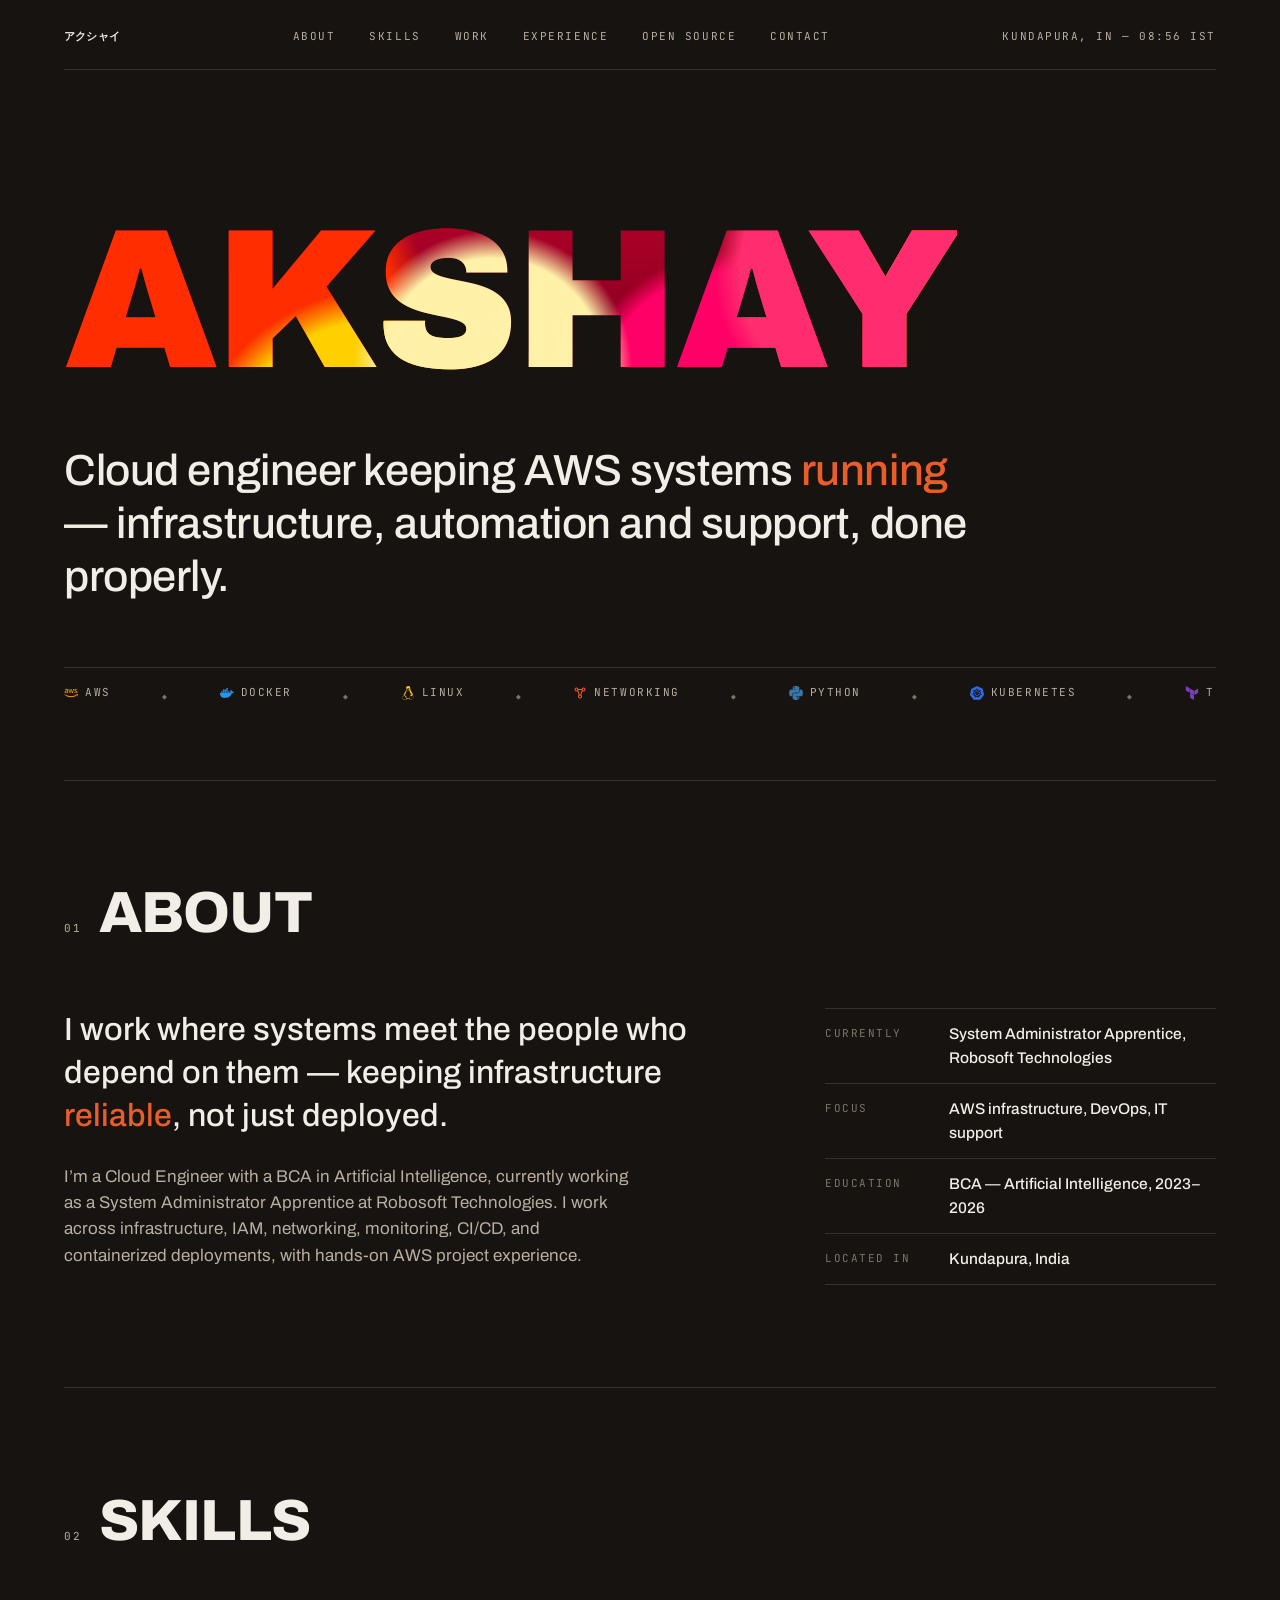
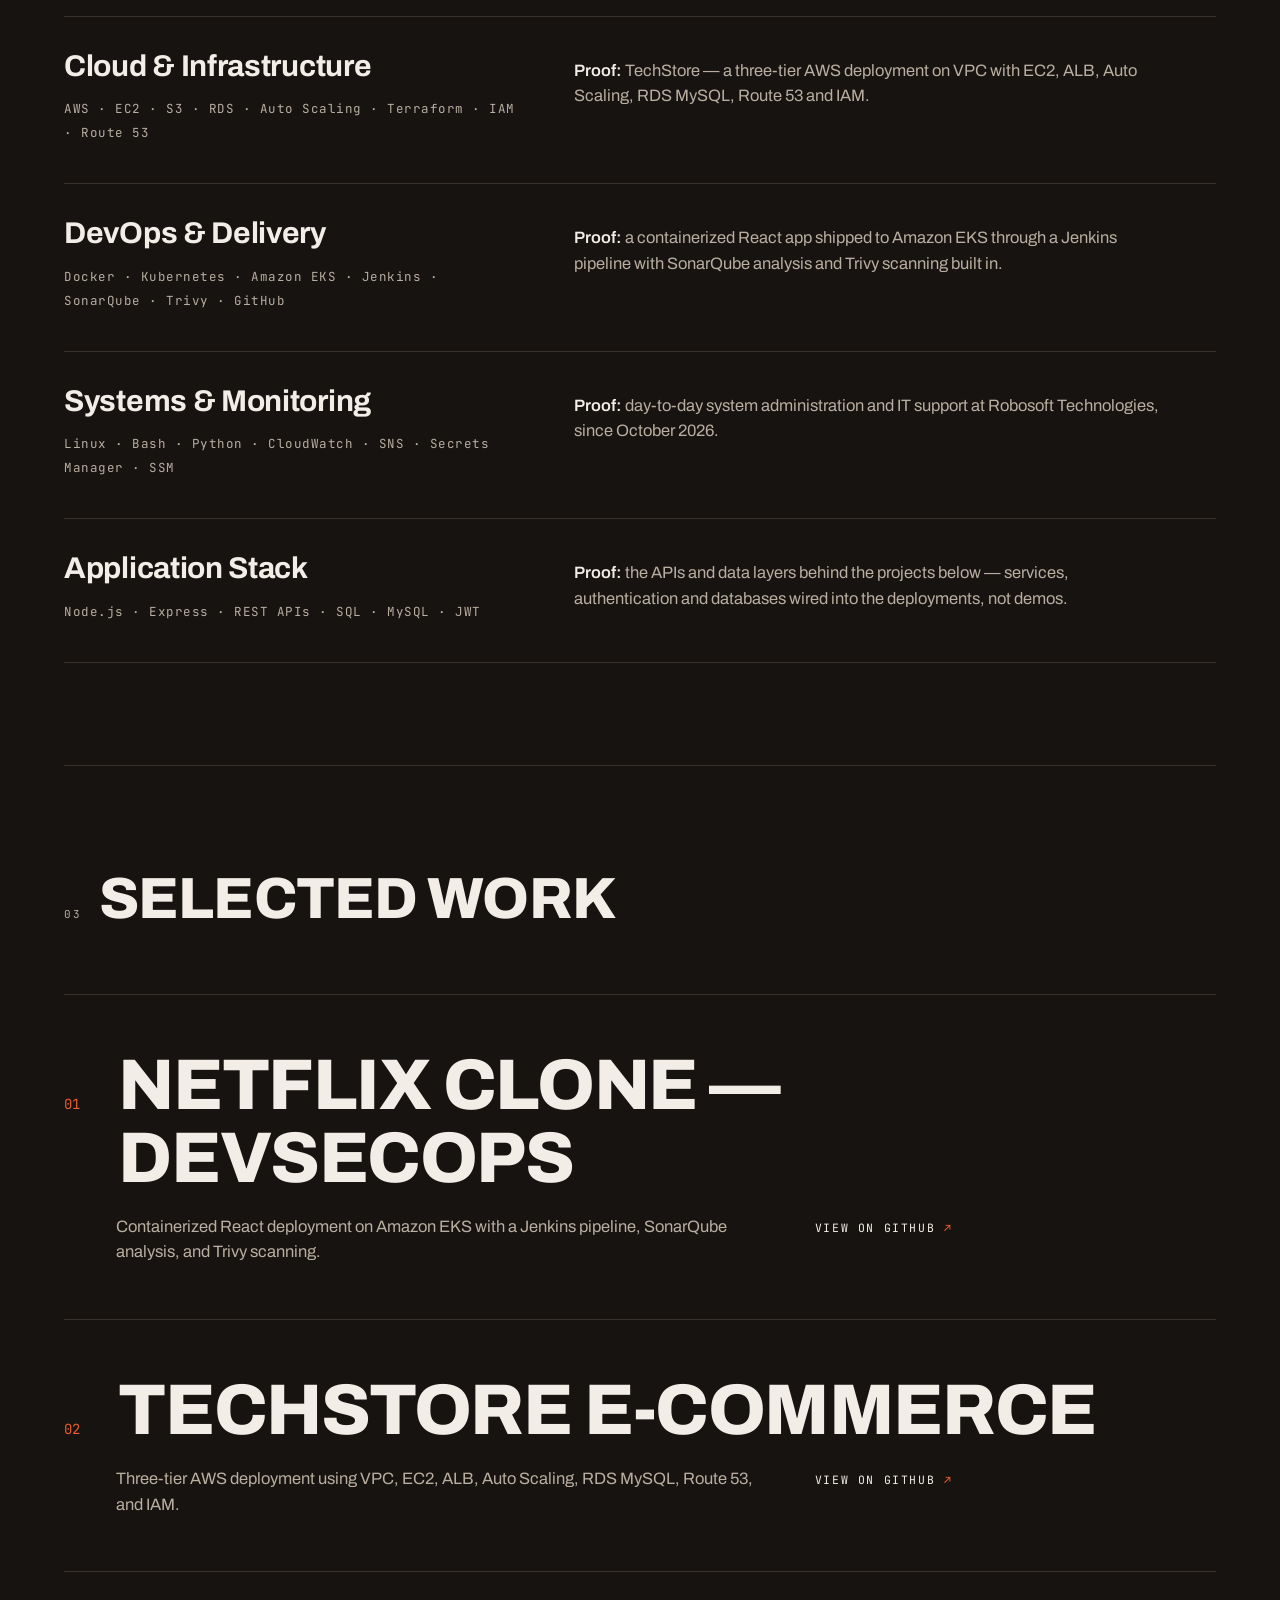
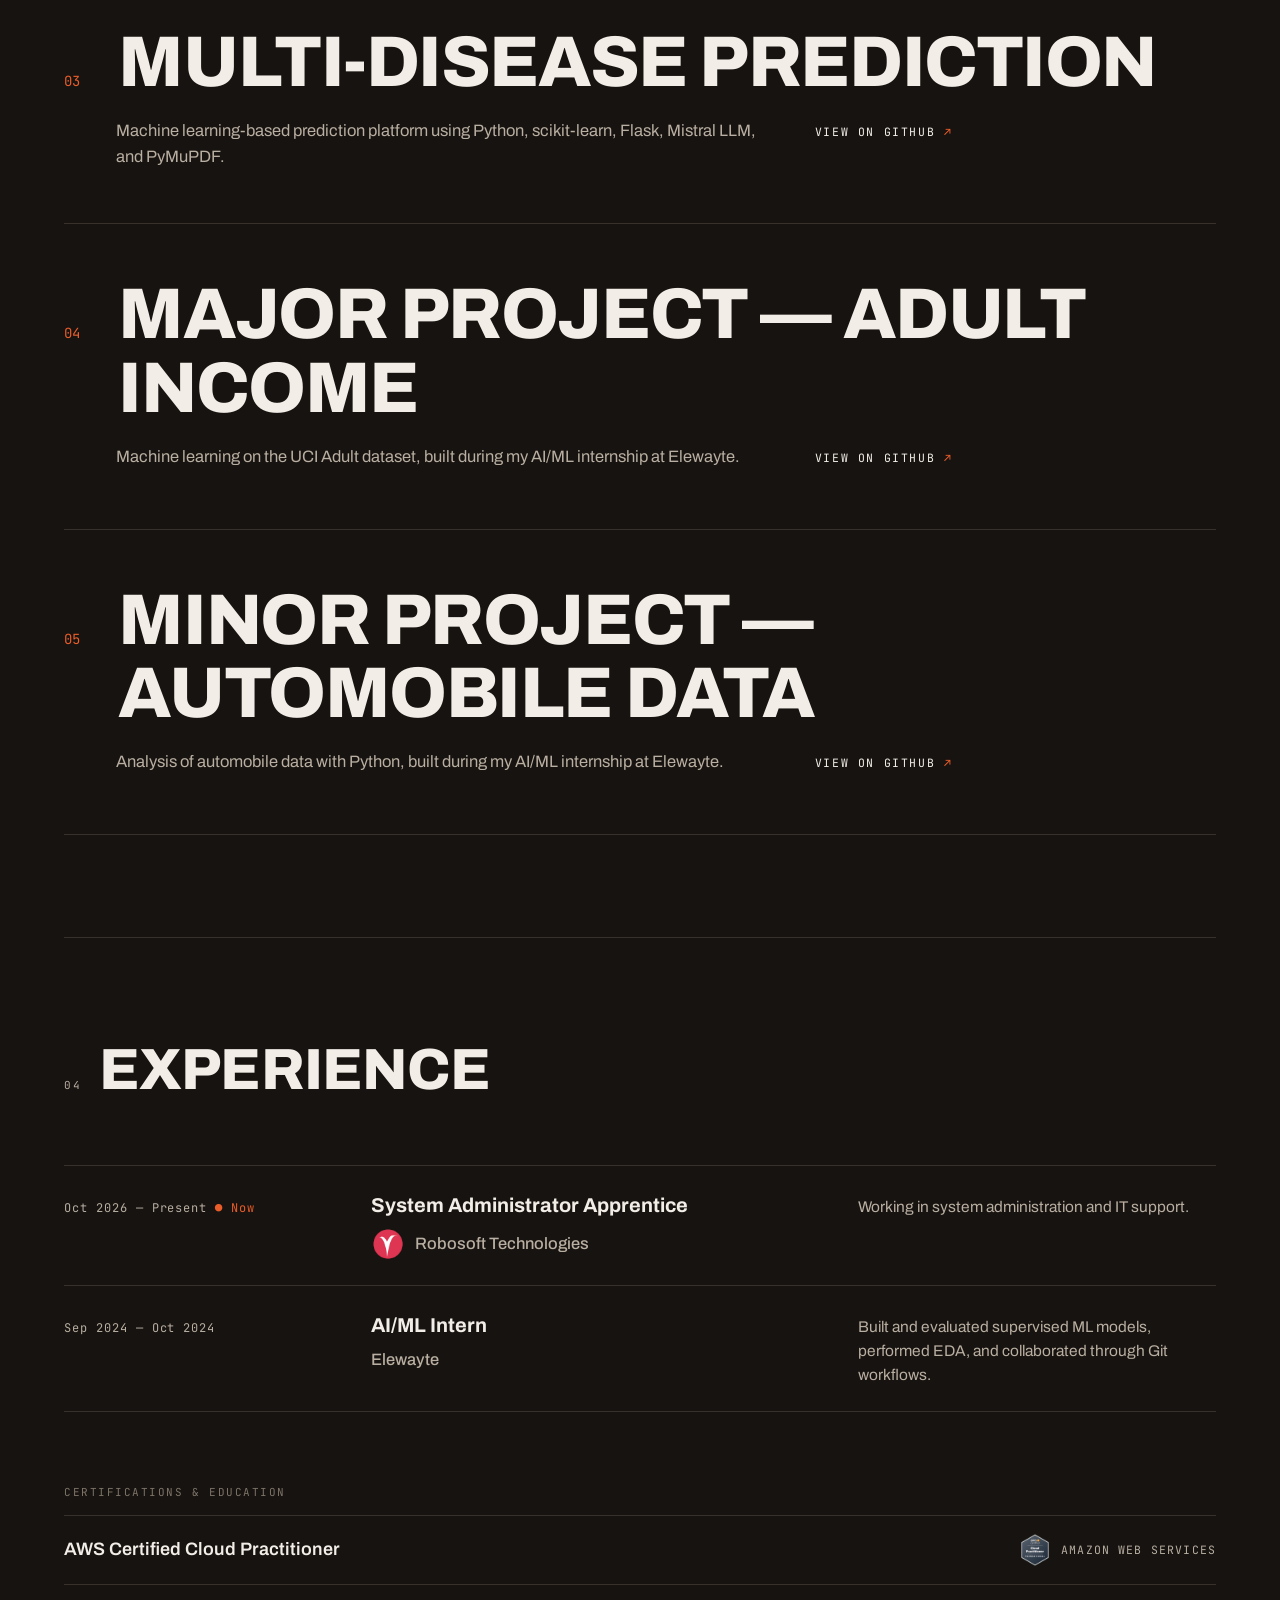
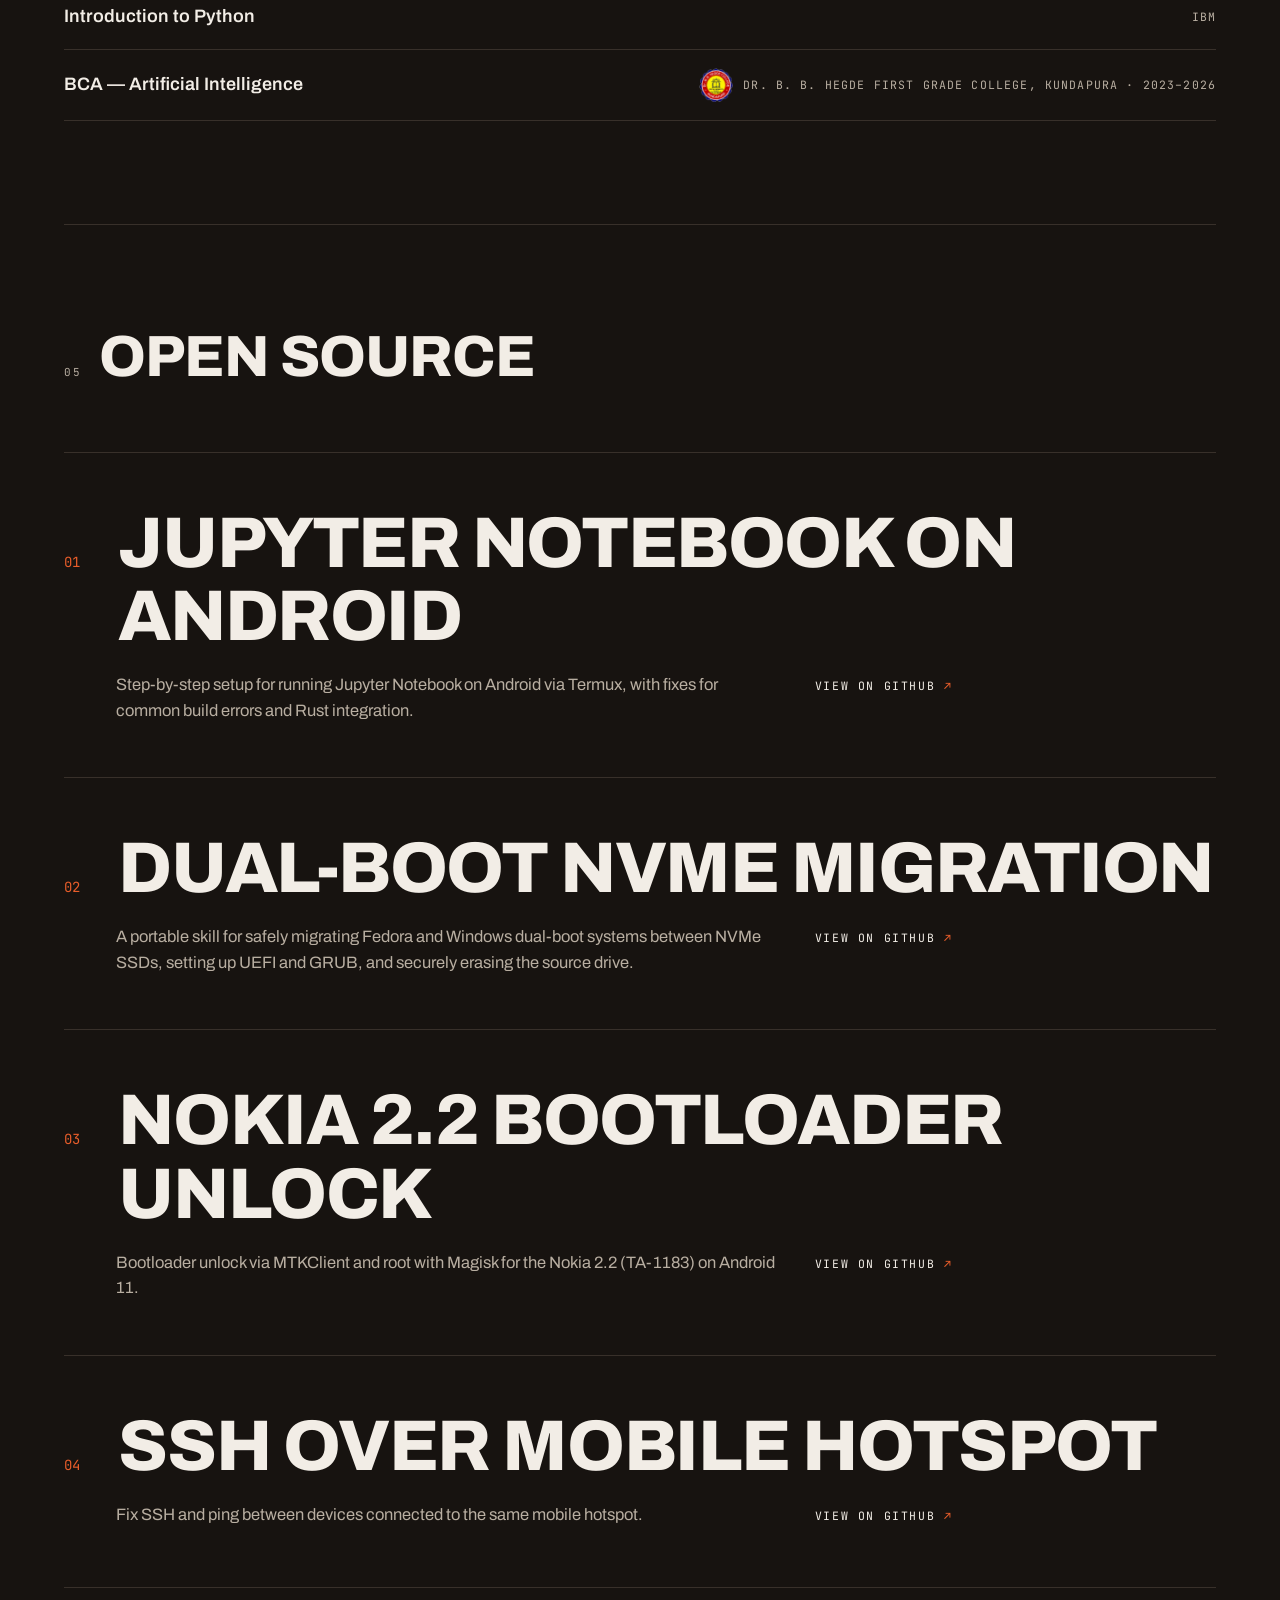
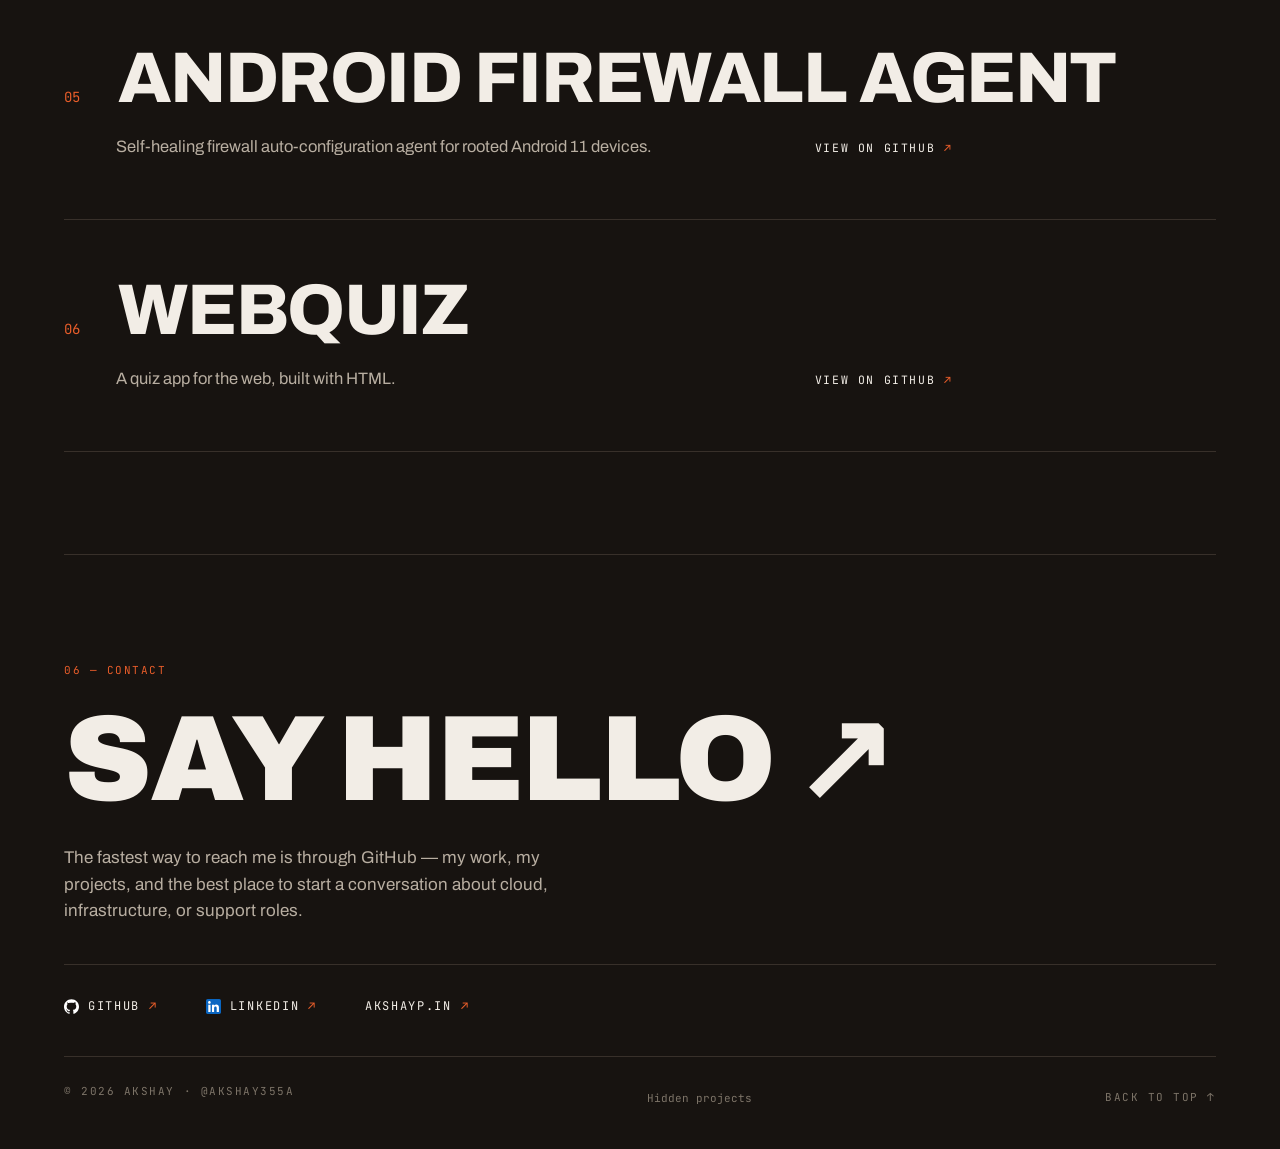
<file: index.html>
<!doctype html>
<html lang="en">
  <head>
    <meta charset="utf-8" />
    <meta name="viewport" content="width=device-width, initial-scale=1, viewport-fit=cover" />
    <meta name="color-scheme" content="dark" />
    <link rel="icon" type="image/png" href="assets/favicon.png" />
    <title>Akshay — Cloud Engineer | AWS, DevOps &amp; IT Support</title>
    <meta name="description" content="Akshay (akshay355a) is a System Administrator Apprentice at Robosoft Technologies, working with AWS cloud, DevOps and IT support. Located in Kundapura, India." />
    <meta name="author" content="Akshay" />
    <meta name="theme-color" content="#171310" />
    <link rel="canonical" href="https://www.akshayp.in/" />
    <meta property="og:type" content="website" />
    <meta property="og:site_name" content="Akshay" />
    <meta property="og:url" content="https://www.akshayp.in/" />
    <meta property="og:title" content="Akshay — Cloud Engineer | AWS, DevOps &amp; IT Support" />
    <meta property="og:description" content="Akshay (akshay355a) is a System Administrator Apprentice at Robosoft Technologies, working with AWS cloud, DevOps and IT support. Located in Kundapura, India." />
    <meta property="og:image" content="https://www.akshayp.in/assets/favicon.png" />
    <meta name="twitter:card" content="summary" />
    <meta name="twitter:title" content="Akshay — Cloud Engineer | AWS, DevOps &amp; IT Support" />
    <meta name="twitter:description" content="Akshay (akshay355a) is a System Administrator Apprentice at Robosoft Technologies, working with AWS cloud, DevOps and IT support. Located in Kundapura, India." />
    <meta name="twitter:image" content="https://www.akshayp.in/assets/favicon.png" />
    <script type="application/ld+json">
    {
      "@context": "https://schema.org",
      "@type": "Person",
      "name": "Akshay",
      "alternateName": "akshay355a",
      "url": "https://www.akshayp.in/",
      "jobTitle": "System Administrator Apprentice",
      "worksFor": { "@type": "Organization", "name": "Robosoft Technologies" },
      "alumniOf": { "@type": "EducationalOrganization", "name": "Dr. B. B. Hegde First Grade College, Kundapura" },
      "address": { "@type": "PostalAddress", "addressLocality": "Kundapura", "addressCountry": "IN" },
      "sameAs": ["https://github.com/akshay355a", "https://linkedin.com/in/akshay355a"],
      "knowsAbout": ["Amazon Web Services", "Cloud Computing", "DevOps", "System Administration", "IT Support", "Linux"]
    }
    </script>
    <link rel="preconnect" href="https://fonts.googleapis.com" />
    <link rel="preconnect" href="https://fonts.gstatic.com" crossorigin />
    <link
      href="https://fonts.googleapis.com/css2?family=Archivo:ital,wght@0,300;0,400;0,500;0,700;0,800;0,900;1,400&family=JetBrains+Mono:wght@400;500&display=swap"
      rel="stylesheet"
    />
    <link rel="stylesheet" href="css/style.css" />
  </head>
  <body>
    <div class="wrap" id="top">

      <div class="topstrip mono">
        <span class="name">アクシャイ</span>
        <nav aria-label="Sections">
          <a href="#about">About</a>
          <a href="#skills">Skills</a>
          <a href="#work">Work</a>
          <a href="#experience">Experience</a>
          <a href="#opensource">Open Source</a>
          <a href="#contact">Contact</a>
        </nav>
        <span>Kundapura, IN — <span id="clock">--:--</span> IST</span>
      </div>

      <header class="hero">
        <svg width="0" height="0" aria-hidden="true"><defs><symbol id="i-aws" viewBox="0 0 24 24"><path d="M6.763 10.036c0 .296.032.535.088.71.064.176.144.368.256.576.04.063.056.127.056.183 0 .08-.048.16-.152.24l-.503.335a.383.383 0 0 1-.208.072c-.08 0-.16-.04-.239-.112a2.47 2.47 0 0 1-.287-.375 6.18 6.18 0 0 1-.248-.471c-.622.734-1.405 1.101-2.347 1.101-.67 0-1.205-.191-1.596-.574-.391-.384-.59-.894-.59-1.533 0-.678.239-1.23.726-1.644.487-.415 1.133-.623 1.955-.623.272 0 .551.024.846.064.296.04.6.104.918.176v-.583c0-.607-.127-1.03-.375-1.277-.255-.248-.686-.367-1.3-.367-.28 0-.568.031-.863.103-.295.072-.583.16-.862.272a2.287 2.287 0 0 1-.28.104.488.488 0 0 1-.127.023c-.112 0-.168-.08-.168-.247v-.391c0-.128.016-.224.056-.28a.597.597 0 0 1 .224-.167c.279-.144.614-.264 1.005-.36a4.84 4.84 0 0 1 1.246-.151c.95 0 1.644.216 2.091.647.439.43.662 1.085.662 1.963v2.586zm-3.24 1.214c.263 0 .534-.048.822-.144.287-.096.543-.271.758-.51.128-.152.224-.32.272-.512.047-.191.08-.423.08-.694v-.335a6.66 6.66 0 0 0-.735-.136 6.02 6.02 0 0 0-.75-.048c-.535 0-.926.104-1.19.32-.263.215-.39.518-.39.917 0 .375.095.655.295.846.191.2.47.296.838.296zm6.41.862c-.144 0-.24-.024-.304-.08-.064-.048-.12-.16-.168-.311L7.586 5.55a1.398 1.398 0 0 1-.072-.32c0-.128.064-.2.191-.2h.783c.151 0 .255.025.31.08.065.048.113.16.16.312l1.342 5.284 1.245-5.284c.04-.16.088-.264.151-.312a.549.549 0 0 1 .32-.08h.638c.152 0 .256.025.32.08.063.048.12.16.151.312l1.261 5.348 1.381-5.348c.048-.16.104-.264.16-.312a.52.52 0 0 1 .311-.08h.743c.127 0 .2.065.2.2 0 .04-.009.08-.017.128a1.137 1.137 0 0 1-.056.2l-1.923 6.17c-.048.16-.104.263-.168.311a.51.51 0 0 1-.303.08h-.687c-.151 0-.255-.024-.32-.08-.063-.056-.119-.16-.15-.32l-1.238-5.148-1.23 5.14c-.04.16-.087.264-.15.32-.065.056-.177.08-.32.08zm10.256.215c-.415 0-.83-.048-1.229-.143-.399-.096-.71-.2-.918-.32-.128-.071-.215-.151-.247-.223a.563.563 0 0 1-.048-.224v-.407c0-.167.064-.247.183-.247.048 0 .096.008.144.024.048.016.12.048.2.08.271.12.566.215.878.279.319.064.63.096.95.096.502 0 .894-.088 1.165-.264a.86.86 0 0 0 .415-.758.777.777 0 0 0-.215-.559c-.144-.151-.416-.287-.807-.415l-1.157-.36c-.583-.183-1.014-.454-1.277-.813a1.902 1.902 0 0 1-.4-1.158c0-.335.073-.63.216-.886.144-.255.335-.479.575-.654.24-.184.51-.32.83-.415.32-.096.655-.136 1.006-.136.175 0 .359.008.535.032.183.024.35.056.518.088.16.04.312.08.455.127.144.048.256.096.336.144a.69.69 0 0 1 .24.2.43.43 0 0 1 .071.263v.375c0 .168-.064.256-.184.256a.83.83 0 0 1-.303-.096 3.652 3.652 0 0 0-1.532-.311c-.455 0-.815.071-1.062.223-.248.152-.375.383-.375.71 0 .224.08.416.24.567.159.152.454.304.877.44l1.134.358c.574.184.99.44 1.237.767.247.327.367.702.367 1.117 0 .343-.072.655-.207.926-.144.272-.336.511-.583.703-.248.2-.543.343-.886.447-.36.111-.734.167-1.142.167zM21.698 16.207c-2.626 1.94-6.442 2.969-9.722 2.969-4.598 0-8.74-1.7-11.87-4.526-.247-.223-.024-.527.272-.351 3.384 1.963 7.559 3.153 11.877 3.153 2.914 0 6.114-.607 9.06-1.852.439-.2.814.287.383.607zM22.792 14.961c-.336-.43-2.22-.207-3.074-.103-.255.032-.295-.192-.063-.36 1.5-1.053 3.967-.75 4.254-.399.287.36-.08 2.826-1.485 4.007-.215.184-.423.088-.327-.151.32-.79 1.03-2.57.695-2.994z"/></symbol><symbol id="i-docker" viewBox="0 0 24 24"><path d="M13.983 11.078h2.119a.186.186 0 00.186-.185V9.006a.186.186 0 00-.186-.186h-2.119a.185.185 0 00-.185.185v1.888c0 .102.083.185.185.185m-2.954-5.43h2.118a.186.186 0 00.186-.186V3.574a.186.186 0 00-.186-.185h-2.118a.185.185 0 00-.185.185v1.888c0 .102.082.185.185.185m0 2.716h2.118a.187.187 0 00.186-.186V6.29a.186.186 0 00-.186-.185h-2.118a.185.185 0 00-.185.185v1.887c0 .102.082.185.185.186m-2.93 0h2.12a.186.186 0 00.184-.186V6.29a.185.185 0 00-.185-.185H8.1a.185.185 0 00-.185.185v1.887c0 .102.083.185.185.186m-2.964 0h2.119a.186.186 0 00.185-.186V6.29a.185.185 0 00-.185-.185H5.136a.186.186 0 00-.186.185v1.887c0 .102.084.185.186.186m5.893 2.715h2.118a.186.186 0 00.186-.185V9.006a.186.186 0 00-.186-.186h-2.118a.185.185 0 00-.185.185v1.888c0 .102.082.185.185.185m-2.93 0h2.12a.185.185 0 00.184-.185V9.006a.185.185 0 00-.184-.186h-2.12a.185.185 0 00-.184.185v1.888c0 .102.083.185.185.185m-2.964 0h2.119a.185.185 0 00.185-.185V9.006a.185.185 0 00-.184-.186h-2.12a.186.186 0 00-.186.186v1.887c0 .102.084.185.186.185m-2.92 0h2.12a.185.185 0 00.184-.185V9.006a.185.185 0 00-.184-.186h-2.12a.185.185 0 00-.184.185v1.888c0 .102.082.185.185.185M23.763 9.89c-.065-.051-.672-.51-1.954-.51-.338.001-.676.03-1.01.087-.248-1.7-1.653-2.53-1.716-2.566l-.344-.199-.226.327c-.284.438-.49.922-.612 1.43-.23.97-.09 1.882.403 2.661-.595.332-1.55.413-1.744.42H.751a.751.751 0 00-.75.748 11.376 11.376 0 00.692 4.062c.545 1.428 1.355 2.48 2.41 3.124 1.18.723 3.1 1.137 5.275 1.137.983.003 1.963-.086 2.93-.266a12.248 12.248 0 003.823-1.389c.98-.567 1.86-1.288 2.61-2.136 1.252-1.418 1.998-2.997 2.553-4.4h.221c1.372 0 2.215-.549 2.68-1.009.309-.293.55-.65.707-1.046l.098-.288Z"/></symbol><symbol id="i-linux" viewBox="0 0 24 24"><path d="M12.504 0c-.155 0-.315.008-.48.021-4.226.333-3.105 4.807-3.17 6.298-.076 1.092-.3 1.953-1.05 3.02-.885 1.051-2.127 2.75-2.716 4.521-.278.832-.41 1.684-.287 2.489a.424.424 0 00-.11.135c-.26.268-.45.6-.663.839-.199.199-.485.267-.797.4-.313.136-.658.269-.864.68-.09.189-.136.394-.132.602 0 .199.027.4.055.536.058.399.116.728.04.97-.249.68-.28 1.145-.106 1.484.174.334.535.47.94.601.81.2 1.91.135 2.774.6.926.466 1.866.67 2.616.47.526-.116.97-.464 1.208-.946.587-.003 1.23-.269 2.26-.334.699-.058 1.574.267 2.577.2.025.134.063.198.114.333l.003.003c.391.778 1.113 1.132 1.884 1.071.771-.06 1.592-.536 2.257-1.306.631-.765 1.683-1.084 2.378-1.503.348-.199.629-.469.649-.853.023-.4-.2-.811-.714-1.376v-.097l-.003-.003c-.17-.2-.25-.535-.338-.926-.085-.401-.182-.786-.492-1.046h-.003c-.059-.054-.123-.067-.188-.135a.357.357 0 00-.19-.064c.431-1.278.264-2.55-.173-3.694-.533-1.41-1.465-2.638-2.175-3.483-.796-1.005-1.576-1.957-1.56-3.368.026-2.152.236-6.133-3.544-6.139zm.529 3.405h.013c.213 0 .396.062.584.198.19.135.33.332.438.533.105.259.158.459.166.724 0-.02.006-.04.006-.06v.105a.086.086 0 01-.004-.021l-.004-.024a1.807 1.807 0 01-.15.706.953.953 0 01-.213.335.71.71 0 00-.088-.042c-.104-.045-.198-.064-.284-.133a1.312 1.312 0 00-.22-.066c.05-.06.146-.133.183-.198.053-.128.082-.264.088-.402v-.02a1.21 1.21 0 00-.061-.4c-.045-.134-.101-.2-.183-.333-.084-.066-.167-.132-.267-.132h-.016c-.093 0-.176.03-.262.132a.8.8 0 00-.205.334 1.18 1.18 0 00-.09.4v.019c.002.089.008.179.02.267-.193-.067-.438-.135-.607-.202a1.635 1.635 0 01-.018-.2v-.02a1.772 1.772 0 01.15-.768c.082-.22.232-.406.43-.533a.985.985 0 01.594-.2zm-2.962.059h.036c.142 0 .27.048.399.135.146.129.264.288.344.465.09.199.14.4.153.667v.004c.007.134.006.2-.002.266v.08c-.03.007-.056.018-.083.024-.152.055-.274.135-.393.2.012-.09.013-.18.003-.267v-.015c-.012-.133-.04-.2-.082-.333a.613.613 0 00-.166-.267.248.248 0 00-.183-.064h-.021c-.071.006-.13.04-.186.132a.552.552 0 00-.12.27.944.944 0 00-.023.33v.015c.012.135.037.2.08.334.046.134.098.2.166.268.01.009.02.018.034.024-.07.057-.117.07-.176.136a.304.304 0 01-.131.068 2.62 2.62 0 01-.275-.402 1.772 1.772 0 01-.155-.667 1.759 1.759 0 01.08-.668 1.43 1.43 0 01.283-.535c.128-.133.26-.2.418-.2zm1.37 1.706c.332 0 .733.065 1.216.399.293.2.523.269 1.052.468h.003c.255.136.405.266.478.399v-.131a.571.571 0 01.016.47c-.123.31-.516.643-1.063.842v.002c-.268.135-.501.333-.775.465-.276.135-.588.292-1.012.267a1.139 1.139 0 01-.448-.067 3.566 3.566 0 01-.322-.198c-.195-.135-.363-.332-.612-.465v-.005h-.005c-.4-.246-.616-.512-.686-.71-.07-.268-.005-.47.193-.6.224-.135.38-.271.483-.336.104-.074.143-.102.176-.131h.002v-.003c.169-.202.436-.47.839-.601.139-.036.294-.065.466-.065zm2.8 2.142c.358 1.417 1.196 3.475 1.735 4.473.286.534.855 1.659 1.102 3.024.156-.005.33.018.513.064.646-1.671-.546-3.467-1.089-3.966-.22-.2-.232-.335-.123-.335.59.534 1.365 1.572 1.646 2.757.13.535.16 1.104.021 1.67.067.028.135.06.205.067 1.032.534 1.413.938 1.23 1.537v-.043c-.06-.003-.12 0-.18 0h-.016c.151-.467-.182-.825-1.065-1.224-.915-.4-1.646-.336-1.77.465-.008.043-.013.066-.018.135-.068.023-.139.053-.209.064-.43.268-.662.669-.793 1.187-.13.533-.17 1.156-.205 1.869v.003c-.02.334-.17.838-.319 1.35-1.5 1.072-3.58 1.538-5.348.334a2.645 2.645 0 00-.402-.533 1.45 1.45 0 00-.275-.333c.182 0 .338-.03.465-.067a.615.615 0 00.314-.334c.108-.267 0-.697-.345-1.163-.345-.467-.931-.995-1.788-1.521-.63-.4-.986-.87-1.15-1.396-.165-.534-.143-1.085-.015-1.645.245-1.07.873-2.11 1.274-2.763.107-.065.037.135-.408.974-.396.751-1.14 2.497-.122 3.854a8.123 8.123 0 01.647-2.876c.564-1.278 1.743-3.504 1.836-5.268.048.036.217.135.289.202.218.133.38.333.59.465.21.201.477.335.876.335.039.003.075.006.11.006.412 0 .73-.134.997-.268.29-.134.52-.334.74-.4h.005c.467-.135.835-.402 1.044-.7zm2.185 8.958c.037.6.343 1.245.882 1.377.588.134 1.434-.333 1.791-.765l.211-.01c.315-.007.577.01.847.268l.003.003c.208.199.305.53.391.876.085.4.154.78.409 1.066.486.527.645.906.636 1.14l.003-.007v.018l-.003-.012c-.015.262-.185.396-.498.595-.63.401-1.746.712-2.457 1.57-.618.737-1.37 1.14-2.036 1.191-.664.053-1.237-.2-1.574-.898l-.005-.003c-.21-.4-.12-1.025.056-1.69.176-.668.428-1.344.463-1.897.037-.714.076-1.335.195-1.814.12-.465.308-.797.641-.984l.045-.022zm-10.814.049h.01c.053 0 .105.005.157.014.376.055.706.333 1.023.752l.91 1.664.003.003c.243.533.754 1.064 1.189 1.637.434.598.77 1.131.729 1.57v.006c-.057.744-.48 1.148-1.125 1.294-.645.135-1.52.002-2.395-.464-.968-.536-2.118-.469-2.857-.602-.369-.066-.61-.2-.723-.4-.11-.2-.113-.602.123-1.23v-.004l.002-.003c.117-.334.03-.752-.027-1.118-.055-.401-.083-.71.043-.94.16-.334.396-.4.69-.533.294-.135.64-.202.915-.47h.002v-.002c.256-.268.445-.601.668-.838.19-.201.38-.336.663-.336zm7.159-9.074c-.435.201-.945.535-1.488.535-.542 0-.97-.267-1.28-.466-.154-.134-.28-.268-.373-.335-.164-.134-.144-.333-.074-.333.109.016.129.134.199.2.096.066.215.2.36.333.292.2.68.467 1.167.467.485 0 1.053-.267 1.398-.466.195-.135.445-.334.648-.467.156-.136.149-.267.279-.267.128.016.034.134-.147.332a8.097 8.097 0 01-.69.468zm-1.082-1.583V5.64c-.006-.02.013-.042.029-.05.074-.043.18-.027.26.004.063 0 .16.067.15.135-.006.049-.085.066-.135.066-.055 0-.092-.043-.141-.068-.052-.018-.146-.008-.163-.065zm-.551 0c-.02.058-.113.049-.166.066-.047.025-.086.068-.14.068-.05 0-.13-.02-.136-.068-.01-.066.088-.133.15-.133.08-.031.184-.047.259-.005.019.009.036.03.03.05v.02h.003z"/></symbol><symbol id="i-python" viewBox="0 0 24 24"><path d="M11.858 0c-.978.005-1.913.088-2.736.234C6.7.662 6.26 1.558 6.26 3.21v2.182h5.725v.727H4.111c-1.664 0-3.121 1-3.577 2.903-.526 2.181-.549 3.542 0 5.82.407 1.694 1.379 2.902 3.043 2.902h1.969v-2.616c0-1.89 1.635-3.557 3.576-3.557h5.72c1.591 0 2.862-1.31 2.862-2.91v-5.45c0-1.553-1.309-2.718-2.863-2.977A18 18 0 0 0 11.858 0M8.762 1.755c.591 0 1.074.491 1.074 1.095 0 .601-.483 1.087-1.074 1.087A1.08 1.08 0 0 1 7.688 2.85c0-.604.48-1.095 1.074-1.095m9.656 4.364v2.543c0 1.971-1.671 3.63-3.577 3.63H9.122c-1.566 0-2.862 1.34-2.862 2.91v5.452c0 1.551 1.349 2.464 2.862 2.91 1.813.532 3.55.628 5.72 0 1.44-.418 2.862-1.258 2.862-2.91V18.47h-5.719v-.727h8.582c1.664 0 2.284-1.16 2.862-2.903.598-1.793.573-3.518 0-5.819-.41-1.656-1.196-2.903-2.862-2.903zm-3.216 13.807a1.08 1.08 0 0 1 1.074 1.088c0 .604-.48 1.094-1.074 1.094-.592 0-1.075-.49-1.075-1.094 0-.601.483-1.088 1.075-1.088"/></symbol><symbol id="i-k8s" viewBox="0 0 24 24"><path d="M10.204 14.35l.007.01-.999 2.413a5.171 5.171 0 0 1-2.075-2.597l2.578-.437.004.005a.44.44 0 0 1 .484.606zm-.833-2.129a.44.44 0 0 0 .173-.756l.002-.011L7.585 9.7a5.143 5.143 0 0 0-.73 3.255l2.514-.725.002-.009zm1.145-1.98a.44.44 0 0 0 .699-.337l.01-.005.15-2.62a5.144 5.144 0 0 0-3.01 1.442l2.147 1.523.004-.002zm.76 2.75l.723.349.722-.347.18-.78-.5-.623h-.804l-.5.623.179.779zm1.5-3.095a.44.44 0 0 0 .7.336l.008.003 2.134-1.513a5.188 5.188 0 0 0-2.992-1.442l.148 2.615.002.001zm10.876 5.97l-5.773 7.181a1.6 1.6 0 0 1-1.248.594l-9.261.003a1.6 1.6 0 0 1-1.247-.596l-5.776-7.18a1.583 1.583 0 0 1-.307-1.34L2.1 5.573c.108-.47.425-.864.863-1.073L11.305.513a1.606 1.606 0 0 1 1.385 0l8.345 3.985c.438.209.755.604.863 1.073l2.062 8.955c.108.47-.005.963-.308 1.34zm-3.289-2.057c-.042-.01-.103-.026-.145-.034-.174-.033-.315-.025-.479-.038-.35-.037-.638-.067-.895-.148-.105-.04-.18-.165-.216-.216l-.201-.059a6.45 6.45 0 0 0-.105-2.332 6.465 6.465 0 0 0-.936-2.163c.052-.047.15-.133.177-.159.008-.09.001-.183.094-.282.197-.185.444-.338.743-.522.142-.084.273-.137.415-.242.032-.024.076-.062.11-.089.24-.191.295-.52.123-.736-.172-.216-.506-.236-.745-.045-.034.027-.08.062-.111.088-.134.116-.217.23-.33.35-.246.25-.45.458-.673.609-.097.056-.239.037-.303.033l-.19.135a6.545 6.545 0 0 0-4.146-2.003l-.012-.223c-.065-.062-.143-.115-.163-.25-.022-.268.015-.557.057-.905.023-.163.061-.298.068-.475.001-.04-.001-.099-.001-.142 0-.306-.224-.555-.5-.555-.275 0-.499.249-.499.555l.001.014c0 .041-.002.092 0 .128.006.177.044.312.067.475.042.348.078.637.056.906a.545.545 0 0 1-.162.258l-.012.211a6.424 6.424 0 0 0-4.166 2.003 8.373 8.373 0 0 1-.18-.128c-.09.012-.18.04-.297-.029-.223-.15-.427-.358-.673-.608-.113-.12-.195-.234-.329-.349-.03-.026-.077-.062-.111-.088a.594.594 0 0 0-.348-.132.481.481 0 0 0-.398.176c-.172.216-.117.546.123.737l.007.005.104.083c.142.105.272.159.414.242.299.185.546.338.743.522.076.082.09.226.1.288l.16.143a6.462 6.462 0 0 0-1.02 4.506l-.208.06c-.055.072-.133.184-.215.217-.257.081-.546.11-.895.147-.164.014-.305.006-.48.039-.037.007-.09.02-.133.03l-.004.002-.007.002c-.295.071-.484.342-.423.608.061.267.349.429.645.365l.007-.001.01-.003.129-.029c.17-.046.294-.113.448-.172.33-.118.604-.217.87-.256.112-.009.23.069.288.101l.217-.037a6.5 6.5 0 0 0 2.88 3.596l-.09.218c.033.084.069.199.044.282-.097.252-.263.517-.452.813-.091.136-.185.242-.268.399-.02.037-.045.095-.064.134-.128.275-.034.591.213.71.248.12.556-.007.69-.282v-.002c.02-.039.046-.09.062-.127.07-.162.094-.301.144-.458.132-.332.205-.68.387-.897.05-.06.13-.082.215-.105l.113-.205a6.453 6.453 0 0 0 4.609.012l.106.192c.086.028.18.042.256.155.136.232.229.507.342.84.05.156.074.295.145.457.016.037.043.09.062.129.133.276.442.402.69.282.247-.118.341-.435.213-.71-.02-.039-.045-.096-.065-.134-.083-.156-.177-.261-.268-.398-.19-.296-.346-.541-.443-.793-.04-.13.007-.21.038-.294-.018-.022-.059-.144-.083-.202a6.499 6.499 0 0 0 2.88-3.622c.064.01.176.03.213.038.075-.05.144-.114.28-.104.266.039.54.138.87.256.154.06.277.128.448.173.036.01.088.019.13.028l.009.003.007.001c.297.064.584-.098.645-.365.06-.266-.128-.537-.423-.608zM16.4 9.701l-1.95 1.746v.005a.44.44 0 0 0 .173.757l.003.01 2.526.728a5.199 5.199 0 0 0-.108-1.674A5.208 5.208 0 0 0 16.4 9.7zm-4.013 5.325a.437.437 0 0 0-.404-.232.44.44 0 0 0-.372.233h-.002l-1.268 2.292a5.164 5.164 0 0 0 3.326.003l-1.27-2.296h-.01zm1.888-1.293a.44.44 0 0 0-.27.036.44.44 0 0 0-.214.572l-.003.004 1.01 2.438a5.15 5.15 0 0 0 2.081-2.615l-2.6-.44-.004.005z"/></symbol><symbol id="i-terraform" viewBox="0 0 24 24"><path d="M1.44 0v7.575l6.561 3.79V3.787zm21.12 4.227l-6.561 3.791v7.574l6.56-3.787zM8.72 4.23v7.575l6.561 3.787V8.018zm0 8.405v7.575L15.28 24v-7.578z"/></symbol><symbol id="i-jenkins" viewBox="0 0 24 24"><path d="M2.872 24h-.975a3.866 3.866 0 01-.07-.197c-.215-.666-.594-1.49-.692-2.154-.146-.984.78-1.039 1.374-1.465.915-.66 1.635-1.025 2.627-1.62.295-.179 1.182-.624 1.281-.829.201-.408-.345-.982-.49-1.3-.225-.507-.345-.937-.376-1.435-.824-.13-1.455-.627-1.844-1.185-.63-.925-1.066-2.635-.525-3.936.045-.103.254-.305.285-.463.06-.308-.105-.72-.12-1.048-.06-1.692.284-3.15 1.425-3.66.463-1.84 2.113-2.453 3.673-3.367.58-.342 1.224-.562 1.89-.807 2.372-.877 6.027-.712 7.994.783.836.633 2.176 1.97 2.656 2.939 1.262 2.555 1.17 6.825.287 9.934-.12.421-.29 1.032-.533 1.533-.168.35-.689 1.05-.625 1.36.064.314 1.19 1.17 1.432 1.395.434.422 1.26.975 1.324 1.5.07.557-.248 1.336-.41 1.875-.217.721-.436 1.441-.654 2.131H2.87zm11.104-3.54c-.545-.3-1.361-.622-2.065-.757-.87-.164-.78 1.188-.75 1.994.03.643.36 1.316.51 1.744.076.197.09.41.256.449.3.068 1.29-.326 1.575-.479.6-.328 1.064-.844 1.574-1.189.016-.17.016-.34.03-.508a2.648 2.648 0 00-1.095-.277c.314-.15.75-.15 1.035-.332l.016-.193c-.496-.03-.69-.254-1.021-.436zm7.454 2.935a17.78 17.78 0 00.465-1.752c.06-.287.215-.918.178-1.176-.059-.459-.684-.799-1.004-1.086-.584-.525-.95-.975-1.56-1.469-.249.375-.78.615-.983.914 1.447-.689 1.71 2.625 1.141 3.69.09.329.391.45.514.735l-.086.166h1.29c.013 0 .03 0 .044.014zm-6.634-.012c-.05-.074-.1-.135-.15-.209l-.301.195h.45zm2.77 0c.008-.209.018-.404.03-.598-.53.029-.825-.48-1.196-.527-.324-.045-.6.361-1.02.195-.095.105-.183.227-.284.316.154.18.295.375.424.584h.815c.014-.164.135-.285.3-.285.165 0 .284.121.284.27h.66zm2.116 0c-.314-.479-.947-.898-1.68-.555l-.03.541h1.71zm-8.51 0l-.104-.344c-.225-.72-.36-1.26-.405-1.68-.914-.436-1.875-.87-2.654-1.426-.15-.105-1.109-1.35-1.23-1.305-1.739.676-3.359 1.86-4.814 2.984.256.557.48 1.141.69 1.74h8.505zm8.265-2.113c-.029-.512-.164-1.56-.48-1.74-.66-.39-1.846.78-2.34.943.045.15.135.271.15.48.285-.074.645-.029.898.092-.299.03-.629.03-.824.164-.074.195.016.48-.029.764.69.197 1.5.303 2.385.332.164-.227.225-.645.211-1.082zm-4.08-.36c-.044.375.046.51.12.943 1.26.391 1.034-1.74-.135-.959zM8.76 19.5c-.45.457 1.27 1.082 1.814 1.115 0-.29.165-.564.135-.77-.65-.118-1.502-.042-1.945-.347zm5.565.215c0 .043-.061.03-.068.064.58.451 1.014.545 1.802.51.354-.262.67-.563 1.043-.807-.855.074-1.931.607-2.774.23zm3.42-17.726c-1.606-.906-4.35-1.591-6.076-.731-1.38.692-3.27 1.84-3.899 3.292.6 1.402-.166 2.686-.226 4.109-.018.757.36 1.42.391 2.242-.2.338-.825.38-1.26.356-.146-.729-.4-1.549-1.155-1.63-1.064-.116-1.845.764-1.89 1.683-.06 1.08.833 2.864 2.085 2.745.488-.046.608-.54 1.139-.54.285.57-.445.75-.523 1.154-.016.105.06.511.104.705.233.944.744 2.16 1.245 2.88.635.9 1.884 1.051 3.229 1.141.24-.525 1.125-.48 1.706-.346-.691-.27-1.336-.945-1.875-1.529-.615-.676-1.23-1.41-1.261-2.28 1.155 1.604 2.1 3 4.2 3.704 1.59.525 3.45-.254 4.664-1.109.51-.359.811-.93 1.17-1.439 1.35-1.936 1.98-4.71 1.846-7.394-.06-1.111-.06-2.221-.436-2.955-.389-.781-1.695-1.471-2.475-.781-.15-.764.63-1.23 1.545-.96-.66-.854-1.336-1.858-2.266-2.384zM13.58 14.896c.615 1.544 2.724 1.363 4.505 1.323-.084.194-.256.435-.465.515-.57.232-2.145.408-2.937-.012-.506-.27-.824-.873-1.102-1.227-.137-.172-.795-.608-.012-.609zm.164-.87c.893.464 2.52.517 3.731.48.066.267.066.593.068.913-1.55.08-3.386-.304-3.794-1.395h-.005zm6.675-.586c-.473.9-1.145 1.897-2.539 1.928-.023-.284-.045-.735 0-.904 1.064-.103 1.727-.646 2.543-1.017zm-.649-.667c-1.02.66-2.154 1.375-3.824 1.21-.351-.31-.485-1-.14-1.458.181.313.06.885.57.97.944.165 2.038-.579 2.73-.84.42-.713-.046-.976-.42-1.433-.782-.93-1.83-2.1-1.802-3.51.314-.224.346.346.391.45.404.96 1.424 2.175 2.174 3 .18.21.48.39.51.524.092.39-.254.854-.209 1.11zm-13.439-.675c-.314-.184-.393-.99-.768-1.01-.535-.03-.438 1.05-.436 1.68-.37-.33-.435-1.365-.164-1.89-.308-.15-.445.164-.618.284.22-1.59 2.34-.734 1.99.96zM4.713 5.995c-.685.756-.54 2.174-.459 3.188 1.244-.785 2.898.06 2.883 1.394.595-.016.223-.744.115-1.215-.353-1.528.592-3.187.041-4.59-1.064.084-1.939.52-2.578 1.215zm9.12 1.113c.307.562.404 1.148.84 1.57.195.19.574.424.387.95-.045.121-.365.391-.551.45-.674.195-2.254.03-1.721-.81.563.015 1.314.36 1.732-.045-.314-.524-.885-1.53-.674-2.13zm6.198-.013h.068c.33.668.6 1.375 1.004 1.965-.27.628-2.053 1.19-2.023.057.39-.17 1.05-.035 1.395-.25-.193-.556-.48-1.006-.434-1.771zm-6.927-1.617c-1.422-.33-2.131.592-2.56 1.553-.384-.094-.231-.615-.135-.883.255-.701 1.28-1.633 2.119-1.506.359.057.848.386.576.834zM9.642 1.593c-1.56.44-3.56 1.574-4.2 2.974.495-.07.84-.321 1.33-.351.186-.016.428.074.641.015.424-.104.78-1.065 1.102-1.41.31-.345.685-.496.94-.81.167-.09.409-.074.42-.33-.073-.075-.15-.135-.232-.105v.017z"/></symbol><symbol id="i-github" viewBox="0 0 24 24"><path d="M12 .297c-6.63 0-12 5.373-12 12 0 5.303 3.438 9.8 8.205 11.385.6.113.82-.258.82-.577 0-.285-.01-1.04-.015-2.04-3.338.724-4.042-1.61-4.042-1.61C4.422 18.07 3.633 17.7 3.633 17.7c-1.087-.744.084-.729.084-.729 1.205.084 1.838 1.236 1.838 1.236 1.07 1.835 2.809 1.305 3.495.998.108-.776.417-1.305.76-1.605-2.665-.3-5.466-1.332-5.466-5.93 0-1.31.465-2.38 1.235-3.22-.135-.303-.54-1.523.105-3.176 0 0 1.005-.322 3.3 1.23.96-.267 1.98-.399 3-.405 1.02.006 2.04.138 3 .405 2.28-1.552 3.285-1.23 3.285-1.23.645 1.653.24 2.873.12 3.176.765.84 1.23 1.91 1.23 3.22 0 4.61-2.805 5.625-5.475 5.92.42.36.81 1.096.81 2.22 0 1.606-.015 2.896-.015 3.286 0 .315.21.69.825.57C20.565 22.092 24 17.592 24 12.297c0-6.627-5.373-12-12-12"/></symbol><symbol id="i-bash" viewBox="0 0 24 24"><path d="M21.038,4.9l-7.577-4.498C13.009,0.134,12.505,0,12,0c-0.505,0-1.009,0.134-1.462,0.403L2.961,4.9 C2.057,5.437,1.5,6.429,1.5,7.503v8.995c0,1.073,0.557,2.066,1.462,2.603l7.577,4.497C10.991,23.866,11.495,24,12,24 c0.505,0,1.009-0.134,1.461-0.402l7.577-4.497c0.904-0.537,1.462-1.529,1.462-2.603V7.503C22.5,6.429,21.943,5.437,21.038,4.9z M15.17,18.946l0.013,0.646c0.001,0.078-0.05,0.167-0.111,0.198l-0.383,0.22c-0.061,0.031-0.111-0.007-0.112-0.085L14.57,19.29 c-0.328,0.136-0.66,0.169-0.872,0.084c-0.04-0.016-0.057-0.075-0.041-0.142l0.139-0.584c0.011-0.046,0.036-0.092,0.069-0.121 c0.012-0.011,0.024-0.02,0.036-0.026c0.022-0.011,0.043-0.014,0.062-0.006c0.229,0.077,0.521,0.041,0.802-0.101 c0.357-0.181,0.596-0.545,0.592-0.907c-0.003-0.328-0.181-0.465-0.613-0.468c-0.55,0.001-1.064-0.107-1.072-0.917 c-0.007-0.667,0.34-1.361,0.889-1.8l-0.007-0.652c-0.001-0.08,0.048-0.168,0.111-0.2l0.37-0.236 c0.061-0.031,0.111,0.007,0.112,0.087l0.006,0.653c0.273-0.109,0.511-0.138,0.726-0.088c0.047,0.012,0.067,0.076,0.048,0.151 l-0.144,0.578c-0.011,0.044-0.036,0.088-0.065,0.116c-0.012,0.012-0.025,0.021-0.038,0.028c-0.019,0.01-0.038,0.013-0.057,0.009 c-0.098-0.022-0.332-0.073-0.699,0.113c-0.385,0.195-0.52,0.53-0.517,0.778c0.003,0.297,0.155,0.387,0.681,0.396 c0.7,0.012,1.003,0.318,1.01,1.023C16.105,17.747,15.736,18.491,15.17,18.946z M19.143,17.859c0,0.06-0.008,0.116-0.058,0.145 l-1.916,1.164c-0.05,0.029-0.09,0.004-0.09-0.056v-0.494c0-0.06,0.037-0.093,0.087-0.122l1.887-1.129 c0.05-0.029,0.09-0.004,0.09,0.056V17.859z M20.459,6.797l-7.168,4.427c-0.894,0.523-1.553,1.109-1.553,2.187v8.833 c0,0.645,0.26,1.063,0.66,1.184c-0.131,0.023-0.264,0.039-0.398,0.039c-0.42,0-0.833-0.114-1.197-0.33L3.226,18.64 c-0.741-0.44-1.201-1.261-1.201-2.142V7.503c0-0.881,0.46-1.702,1.201-2.142l7.577-4.498c0.363-0.216,0.777-0.33,1.197-0.33 c0.419,0,0.833,0.114,1.197,0.33l7.577,4.498c0.624,0.371,1.046,1.013,1.164,1.732C21.686,6.557,21.12,6.411,20.459,6.797z"/></symbol><symbol id="i-mysql" viewBox="0 0 24 24"><path d="M16.405 5.501c-.115 0-.193.014-.274.033v.013h.014c.054.104.146.18.214.273.054.107.1.214.154.32l.014-.015c.094-.066.14-.172.14-.333-.04-.047-.046-.094-.08-.14-.04-.067-.126-.1-.18-.153zM5.77 18.695h-.927a50.854 50.854 0 00-.27-4.41h-.008l-1.41 4.41H2.45l-1.4-4.41h-.01a72.892 72.892 0 00-.195 4.41H0c.055-1.966.192-3.81.41-5.53h1.15l1.335 4.064h.008l1.347-4.064h1.095c.242 2.015.384 3.86.428 5.53zm4.017-4.08c-.378 2.045-.876 3.533-1.492 4.46-.482.716-1.01 1.073-1.583 1.073-.153 0-.34-.046-.566-.138v-.494c.11.017.24.026.386.026.268 0 .483-.075.647-.222.197-.18.295-.382.295-.605 0-.155-.077-.47-.23-.944L6.23 14.615h.91l.727 2.36c.164.536.233.91.205 1.123.4-1.064.678-2.227.835-3.483zm12.325 4.08h-2.63v-5.53h.885v4.85h1.745zm-3.32.135l-1.016-.5c.09-.076.177-.158.255-.25.433-.506.648-1.258.648-2.253 0-1.83-.718-2.746-2.155-2.746-.704 0-1.254.232-1.65.697-.43.508-.646 1.256-.646 2.245 0 .972.19 1.686.574 2.14.35.41.877.615 1.583.615.264 0 .506-.033.725-.098l1.325.772.36-.622zM15.5 17.588c-.225-.36-.337-.94-.337-1.736 0-1.393.424-2.09 1.27-2.09.443 0 .77.167.977.5.224.362.336.936.336 1.723 0 1.404-.424 2.108-1.27 2.108-.445 0-.77-.167-.978-.5zm-1.658-.425c0 .47-.172.856-.516 1.156-.344.3-.803.45-1.384.45-.543 0-1.064-.172-1.573-.515l.237-.476c.438.22.833.328 1.19.328.332 0 .593-.073.783-.22a.754.754 0 00.3-.615c0-.33-.23-.61-.648-.845-.388-.213-1.163-.657-1.163-.657-.422-.307-.632-.636-.632-1.177 0-.45.157-.81.47-1.085.315-.278.72-.415 1.22-.415.512 0 .98.136 1.4.41l-.213.476a2.726 2.726 0 00-1.064-.23c-.283 0-.502.068-.654.206a.685.685 0 00-.248.524c0 .328.234.61.666.85.393.215 1.187.67 1.187.67.433.305.648.63.648 1.168zm9.382-5.852c-.535-.014-.95.04-1.297.188-.1.04-.26.04-.274.167.055.053.063.14.11.214.08.134.218.313.346.407.14.11.28.216.427.31.26.16.555.255.81.416.145.094.293.213.44.313.073.05.12.14.214.172v-.02c-.046-.06-.06-.147-.105-.214-.067-.067-.134-.127-.2-.193a3.223 3.223 0 00-.695-.675c-.214-.146-.682-.35-.77-.595l-.013-.014c.146-.013.32-.066.46-.106.227-.06.435-.047.67-.106.106-.027.213-.06.32-.094v-.06c-.12-.12-.21-.283-.334-.395a8.867 8.867 0 00-1.104-.823c-.21-.134-.476-.22-.697-.334-.08-.04-.214-.06-.26-.127-.12-.146-.19-.34-.275-.514a17.69 17.69 0 01-.547-1.163c-.12-.262-.193-.523-.34-.763-.69-1.137-1.437-1.826-2.586-2.5-.247-.14-.543-.2-.856-.274-.167-.008-.334-.02-.5-.027-.11-.047-.216-.174-.31-.235-.38-.24-1.364-.76-1.644-.072-.18.434.267.862.422 1.082.115.153.26.328.34.5.047.116.06.235.107.356.106.294.207.622.347.897.073.14.153.287.247.413.054.073.146.107.167.227-.094.136-.1.334-.154.5-.24.757-.146 1.693.194 2.25.107.166.362.534.703.393.3-.12.234-.5.32-.835.02-.08.007-.133.048-.187v.015c.094.188.188.367.274.555.206.328.566.668.867.895.16.12.287.328.487.402v-.02h-.015c-.043-.058-.1-.086-.154-.133a3.445 3.445 0 01-.35-.4 8.76 8.76 0 01-.747-1.218c-.11-.21-.202-.436-.29-.643-.04-.08-.04-.2-.107-.24-.1.146-.247.273-.32.453-.127.288-.14.642-.188 1.01-.027.007-.014 0-.027.014-.214-.052-.287-.274-.367-.46-.2-.475-.233-1.238-.06-1.785.047-.14.247-.582.167-.716-.042-.127-.174-.2-.247-.303a2.478 2.478 0 01-.24-.427c-.16-.374-.24-.788-.414-1.162-.08-.173-.22-.354-.334-.513-.127-.18-.267-.307-.368-.52-.033-.073-.08-.194-.027-.274.014-.054.042-.075.094-.09.088-.072.335.022.422.062.247.1.455.194.662.334.094.066.195.193.315.226h.14c.214.047.455.014.655.073.355.114.675.28.962.46a5.953 5.953 0 012.085 2.286c.08.154.115.295.188.455.14.33.313.663.455.982.14.315.275.636.476.897.1.14.502.213.682.286.133.06.34.115.46.188.23.14.454.3.67.454.11.076.443.243.463.378z"/></symbol><symbol id="i-ec2" viewBox="0 0 24 24"><path d="M6.429 17.571h10.714V6.857H6.429v10.714ZM18 6.857h1.714v.857H18V9.43h1.714v.857H18v1.285h1.714v.858H18v1.714h1.714V15H18v1.714h1.714v.857H18v.059a.8.8 0 0 1-.799.799h-.058v1.714h-.857v-1.714H14.57v1.714h-.857v-1.714H12.43v1.714h-.858v-1.714H9.857v1.714H9v-1.714H7.286v1.714h-.857v-1.714H6.37a.8.8 0 0 1-.799-.8v-.058H4.286v-.857H5.57V15H4.286v-.857H5.57v-1.714H4.286v-.858H5.57v-1.285H4.286v-.857H5.57V7.714H4.286v-.857H5.57V6.8a.8.8 0 0 1 .8-.799h.058V4.286h.857V6H9V4.286h.857V6h1.714V4.286h.858V6h1.285V4.286h.857V6h1.715V4.286h.857V6h.058a.8.8 0 0 1 .799.799v.058ZM12.429 23.09a.054.054 0 0 1-.054.053H.91a.053.053 0 0 1-.053-.053V11.625c0-.03.024-.054.053-.054h2.52v-.857H.91a.911.911 0 0 0-.91.91V23.09c0 .502.408.91.91.91h11.465a.91.91 0 0 0 .91-.91V21h-.856ZM24 .91v11.465a.91.91 0 0 1-.91.91h-2.52v-.856h2.519a.054.054 0 0 0 .053-.054V.91a.053.053 0 0 0-.053-.053H11.625a.053.053 0 0 0-.054.053v2.52h-.857V.91c0-.502.409-.91.91-.91H23.09a.91.91 0 0 1 .91.91Z"/></symbol><symbol id="i-s3" viewBox="0 0 24 24"><path d="M20.913 13.147l.12-.895c.947.576 1.258.922 1.354 1.071-.16.031-.562.046-1.474-.176zm-2.174 7.988a.547.547 0 0 0-.005.073c0 .084-.207.405-1.124.768a10.28 10.28 0 0 1-1.438.432c-1.405.325-3.128.504-4.853.504-4.612 0-7.412-1.184-7.412-1.704a.547.547 0 0 0-.005-.073L1.81 5.602c.135.078.28.154.432.227.042.02.086.038.128.057.134.062.272.122.417.18l.179.069c.154.058.314.114.478.168.043.013.084.029.13.043.207.065.423.127.646.187l.176.044c.175.044.353.087.534.127a23.414 23.414 0 0 0 .843.17l.121.023c.252.045.508.085.768.122.071.011.144.02.216.03.2.027.4.053.604.077l.24.027c.245.026.49.05.74.07l.081.009c.275.022.552.04.83.056l.233.012c.21.01.422.018.633.025a33.088 33.088 0 0 0 2.795-.026l.232-.011c.278-.016.555-.034.83-.056l.08-.008c.25-.02.497-.045.742-.072l.238-.026c.205-.024.408-.05.609-.077.07-.01.141-.019.211-.03.261-.037.519-.078.772-.122l.111-.02c.215-.04.427-.082.634-.125l.212-.047c.186-.041.368-.085.546-.13l.166-.042c.225-.06.444-.122.654-.189.04-.012.077-.026.115-.038a10.6 10.6 0 0 0 .493-.173c.058-.021.114-.044.17-.066.15-.06.293-.12.43-.185.038-.017.079-.034.116-.052.153-.073.3-.15.436-.228l-.976 7.245c-2.488-.78-5.805-2.292-7.311-3a1.09 1.09 0 0 0-1.088-1.085c-.6 0-1.088.489-1.088 1.088 0 .6.488 1.089 1.088 1.089.196 0 .378-.056.537-.148 1.72.812 5.144 2.367 7.715 3.15zm-7.42-20.047c5.677 0 9.676 1.759 9.75 2.736l-.014.113c-.01.033-.031.067-.048.101-.015.028-.026.057-.047.087-.024.033-.058.068-.09.102-.028.03-.051.06-.084.09-.038.035-.087.07-.133.105-.04.03-.074.06-.119.091-.053.036-.116.071-.177.107-.05.03-.095.06-.15.09-.068.036-.147.073-.222.11-.059.028-.114.057-.177.085-.084.038-.177.074-.268.111-.068.027-.13.054-.203.082-.097.036-.205.072-.31.107-.075.026-.148.053-.228.079-.111.035-.233.069-.35.103-.085.024-.165.05-.253.073-.124.034-.258.065-.389.098-.093.022-.181.046-.278.068-.139.032-.287.061-.433.091-.098.02-.191.041-.293.06-.155.03-.32.057-.482.084-.1.018-.198.036-.302.052-.166.026-.342.048-.515.072-.11.014-.213.03-.325.044-.181.023-.372.041-.56.06-.11.012-.218.025-.332.036-.188.016-.386.029-.58.043-.122.009-.24.02-.364.028-.207.012-.422.02-.635.028-.12.005-.234.012-.354.016a35.605 35.605 0 0 1-2.069 0c-.12-.004-.234-.011-.352-.016-.214-.008-.43-.016-.637-.028-.122-.008-.238-.02-.36-.027-.195-.015-.394-.028-.584-.044-.11-.01-.215-.024-.324-.035-.19-.02-.384-.038-.568-.06l-.315-.044c-.176-.024-.355-.046-.525-.073-.1-.015-.192-.033-.29-.05-.167-.028-.335-.055-.494-.086-.096-.018-.183-.038-.276-.056-.151-.032-.305-.062-.45-.095-.09-.02-.173-.043-.26-.064-.138-.034-.277-.067-.407-.102-.082-.022-.157-.046-.235-.069a11.75 11.75 0 0 1-.368-.108c-.075-.024-.141-.049-.213-.073-.11-.037-.223-.075-.325-.113-.067-.025-.125-.051-.188-.077-.096-.038-.195-.076-.282-.115-.06-.027-.11-.054-.166-.08-.08-.039-.162-.077-.233-.116-.052-.028-.094-.055-.142-.084-.063-.038-.13-.075-.185-.113-.043-.029-.075-.058-.113-.086-.048-.037-.098-.073-.139-.11-.032-.029-.054-.057-.08-.087-.033-.035-.069-.07-.093-.104-.02-.03-.031-.058-.046-.086-.018-.035-.039-.068-.049-.102l-.015-.113c.076-.977 4.074-2.736 9.748-2.736zm12.182 12.124c-.118-.628-.84-1.291-2.31-2.128l.963-7.16a.531.531 0 0 0 .005-.073C22.16 1.581 16.447 0 11.32 0 6.194 0 .482 1.581.482 3.851a.58.58 0 0 0 .005.072L2.819 21.25c.071 2.002 5.236 2.75 8.5 2.75 1.805 0 3.615-.188 5.098-.531.598-.138 1.133-.3 1.592-.48 1.18-.467 1.789-1.053 1.813-1.739l.945-7.018c.557.131 1.016.197 1.389.197.54 0 .902-.137 1.134-.413a.956.956 0 0 0 .21-.804Z"/></symbol><symbol id="i-net" viewBox="0 0 24 24" fill="none" stroke="currentColor" stroke-width="1.8"><circle cx="6" cy="6" r="2.6"/><circle cx="18" cy="6" r="2.6"/><circle cx="12" cy="18" r="2.6"/><path d="M8.2 7.4 10.8 15.8M15.8 7.4 13.2 15.8M8.6 6h6.8"/></symbol></defs></svg>
        <h1 aria-label="Akshay">
          <span class="row"><span>Akshay</span></span>
        </h1>
        <p class="statement">
          Cloud engineer keeping AWS systems <em>running</em> — infrastructure,
          automation and support, done properly.
        </p>
        <div class="hero-meta mono">
          <div class="hero-meta-track">
            <div class="meta-set">
              <span class="skill"><svg class="ic-aws" aria-hidden="true"><use href="#i-aws"/></svg>AWS</span>
              <span class="meta-sep">◆</span>
              <span class="skill"><svg class="ic-docker" aria-hidden="true"><use href="#i-docker"/></svg>Docker</span>
              <span class="meta-sep">◆</span>
              <span class="skill"><svg class="ic-linux" aria-hidden="true"><use href="#i-linux"/></svg>Linux</span>
              <span class="meta-sep">◆</span>
              <span class="skill"><svg class="ic-net" aria-hidden="true"><use href="#i-net"/></svg>Networking</span>
              <span class="meta-sep">◆</span>
              <span class="skill"><svg class="ic-python" aria-hidden="true"><use href="#i-python"/></svg>Python</span>
              <span class="meta-sep">◆</span>
              <span class="skill"><svg class="ic-k8s" aria-hidden="true"><use href="#i-k8s"/></svg>Kubernetes</span>
              <span class="meta-sep">◆</span>
              <span class="skill"><svg class="ic-terraform" aria-hidden="true"><use href="#i-terraform"/></svg>Terraform</span>
              <span class="meta-sep">◆</span>
              <span class="skill"><svg class="ic-jenkins" aria-hidden="true"><use href="#i-jenkins"/></svg>Jenkins</span>
              <span class="meta-sep">◆</span>
              <span class="skill"><svg class="ic-github" aria-hidden="true"><use href="#i-github"/></svg>GitHub</span>
              <span class="meta-sep">◆</span>
              <span class="skill"><svg class="ic-bash" aria-hidden="true"><use href="#i-bash"/></svg>Bash</span>
              <span class="meta-sep">◆</span>
              <span class="skill"><svg class="ic-mysql" aria-hidden="true"><use href="#i-mysql"/></svg>MySQL</span>
              <span class="meta-sep">◆</span>
              <span class="skill"><svg class="ic-ec2" aria-hidden="true"><use href="#i-ec2"/></svg>EC2</span>
              <span class="meta-sep">◆</span>
              <span class="skill"><svg class="ic-s3" aria-hidden="true"><use href="#i-s3"/></svg>S3</span>
              <span class="meta-sep">◆</span>
            </div>
            <div class="meta-set" aria-hidden="true">
              <span class="skill"><svg class="ic-aws" aria-hidden="true"><use href="#i-aws"/></svg>AWS</span>
              <span class="meta-sep">◆</span>
              <span class="skill"><svg class="ic-docker" aria-hidden="true"><use href="#i-docker"/></svg>Docker</span>
              <span class="meta-sep">◆</span>
              <span class="skill"><svg class="ic-linux" aria-hidden="true"><use href="#i-linux"/></svg>Linux</span>
              <span class="meta-sep">◆</span>
              <span class="skill"><svg class="ic-net" aria-hidden="true"><use href="#i-net"/></svg>Networking</span>
              <span class="meta-sep">◆</span>
              <span class="skill"><svg class="ic-python" aria-hidden="true"><use href="#i-python"/></svg>Python</span>
              <span class="meta-sep">◆</span>
              <span class="skill"><svg class="ic-k8s" aria-hidden="true"><use href="#i-k8s"/></svg>Kubernetes</span>
              <span class="meta-sep">◆</span>
              <span class="skill"><svg class="ic-terraform" aria-hidden="true"><use href="#i-terraform"/></svg>Terraform</span>
              <span class="meta-sep">◆</span>
              <span class="skill"><svg class="ic-jenkins" aria-hidden="true"><use href="#i-jenkins"/></svg>Jenkins</span>
              <span class="meta-sep">◆</span>
              <span class="skill"><svg class="ic-github" aria-hidden="true"><use href="#i-github"/></svg>GitHub</span>
              <span class="meta-sep">◆</span>
              <span class="skill"><svg class="ic-bash" aria-hidden="true"><use href="#i-bash"/></svg>Bash</span>
              <span class="meta-sep">◆</span>
              <span class="skill"><svg class="ic-mysql" aria-hidden="true"><use href="#i-mysql"/></svg>MySQL</span>
              <span class="meta-sep">◆</span>
              <span class="skill"><svg class="ic-ec2" aria-hidden="true"><use href="#i-ec2"/></svg>EC2</span>
              <span class="meta-sep">◆</span>
              <span class="skill"><svg class="ic-s3" aria-hidden="true"><use href="#i-s3"/></svg>S3</span>
              <span class="meta-sep">◆</span>
            </div>
          </div>
        </div>
      </header>

      <section id="about" aria-labelledby="about-h">
        <div class="sec-head">
          <span class="num mono">01</span>
          <h2 id="about-h">About</h2>
        </div>
        <div class="about-grid">
          <div>
            <p class="about-lede">
              I work where systems meet the people who depend on them —
              keeping infrastructure <em>reliable</em>, not just deployed.
            </p>
            <p class="about-body">
              I’m a Cloud Engineer with a BCA in Artificial Intelligence,
              currently working as a System Administrator Apprentice at
              Robosoft Technologies. I work across infrastructure, IAM,
              networking, monitoring, CI/CD, and containerized deployments,
              with hands-on AWS project experience.
            </p>
          </div>
          <dl class="facts">
            <div>
              <dt>Currently</dt>
              <dd>System Administrator Apprentice, Robosoft Technologies</dd>
            </div>
            <div>
              <dt>Focus</dt>
              <dd>AWS infrastructure, DevOps, IT support</dd>
            </div>
            <div>
              <dt>Education</dt>
              <dd>BCA — Artificial Intelligence, 2023–2026</dd>
            </div>
            <div>
              <dt>Located in</dt>
              <dd>Kundapura, India</dd>
            </div>
          </dl>
        </div>
      </section>

      <section id="skills" aria-labelledby="skills-h">
        <div class="sec-head">
          <span class="num mono">02</span>
          <h2 id="skills-h">Skills</h2>
        </div>
        <div class="ledger">
          <div class="ledger-row">
            <div>
              <h3>Cloud &amp; Infrastructure</h3>
              <p class="stack">AWS · EC2 · S3 · RDS · Auto Scaling · Terraform · IAM · Route 53</p>
            </div>
            <p class="proof">
              <strong>Proof:</strong> TechStore — a three-tier AWS deployment
              on VPC with EC2, ALB, Auto Scaling, RDS MySQL, Route 53 and IAM.
            </p>
          </div>
          <div class="ledger-row">
            <div>
              <h3>DevOps &amp; Delivery</h3>
              <p class="stack">Docker · Kubernetes · Amazon EKS · Jenkins · SonarQube · Trivy · GitHub</p>
            </div>
            <p class="proof">
              <strong>Proof:</strong> a containerized React app shipped to
              Amazon EKS through a Jenkins pipeline with SonarQube analysis
              and Trivy scanning built in.
            </p>
          </div>
          <div class="ledger-row">
            <div>
              <h3>Systems &amp; Monitoring</h3>
              <p class="stack">Linux · Bash · Python · CloudWatch · SNS · Secrets Manager · SSM</p>
            </div>
            <p class="proof">
              <strong>Proof:</strong> day-to-day system administration and IT
              support at Robosoft Technologies, since October 2026.
            </p>
          </div>
          <div class="ledger-row">
            <div>
              <h3>Application Stack</h3>
              <p class="stack">Node.js · Express · REST APIs · SQL · MySQL · JWT</p>
            </div>
            <p class="proof">
              <strong>Proof:</strong> the APIs and data layers behind the
              projects below — services, authentication and databases wired
              into the deployments, not demos.
            </p>
          </div>
        </div>
      </section>

      <section id="work" aria-labelledby="work-h">
        <div class="sec-head">
          <span class="num mono">03</span>
          <h2 id="work-h">Selected Work</h2>
        </div>

        <a class="proj" href="https://github.com/akshay355a/netflix-devsecops-eks" target="_blank" rel="noopener">
          <div class="p-top">
            <span class="p-num">01</span>
            <h3>Netflix Clone — DevSecOps</h3>
          </div>
          <div class="p-meta">
            <span class="p-desc">Containerized React deployment on Amazon EKS with a Jenkins pipeline, SonarQube analysis, and Trivy scanning.</span>
            <span class="p-link">View on GitHub <span class="arr">↗</span></span>
          </div>
        </a>

        <a class="proj" href="https://github.com/akshay355a/TechStore-AWS" target="_blank" rel="noopener">
          <div class="p-top">
            <span class="p-num">02</span>
            <h3>TechStore E-Commerce</h3>
          </div>
          <div class="p-meta">
            <span class="p-desc">Three-tier AWS deployment using VPC, EC2, ALB, Auto Scaling, RDS MySQL, Route 53, and IAM.</span>
            <span class="p-link">View on GitHub <span class="arr">↗</span></span>
          </div>
        </a>

        <a class="proj" href="https://github.com/akshay355a/MultiDiseaseRiskPrediction" target="_blank" rel="noopener">
          <div class="p-top">
            <span class="p-num">03</span>
            <h3>Multi-Disease Prediction</h3>
          </div>
          <div class="p-meta">
            <span class="p-desc">Machine learning-based prediction platform using Python, scikit-learn, Flask, Mistral LLM, and PyMuPDF.</span>
            <span class="p-link">View on GitHub <span class="arr">↗</span></span>
          </div>
        </a>
        <a class="proj" href="https://github.com/akshay355a/Major-Project" target="_blank" rel="noopener">
          <div class="p-top">
            <span class="p-num">04</span>
            <h3>Major Project — Adult Income</h3>
          </div>
          <div class="p-meta">
            <span class="p-desc">Machine learning on the UCI Adult dataset, built during my AI/ML internship at Elewayte.</span>
            <span class="p-link">View on GitHub <span class="arr">↗</span></span>
          </div>
        </a>

        <a class="proj" href="https://github.com/akshay355a/MinorProject" target="_blank" rel="noopener">
          <div class="p-top">
            <span class="p-num">05</span>
            <h3>Minor Project — Automobile Data</h3>
          </div>
          <div class="p-meta">
            <span class="p-desc">Analysis of automobile data with Python, built during my AI/ML internship at Elewayte.</span>
            <span class="p-link">View on GitHub <span class="arr">↗</span></span>
          </div>
        </a>
      </section>

      <section id="experience" aria-labelledby="xp-h">
        <div class="sec-head">
          <span class="num mono">04</span>
          <h2 id="xp-h">Experience</h2>
        </div>
        <div class="xp">
          <div class="xp-row">
            <span class="when">Oct 2026 — Present <span class="now">● Now</span></span>
            <h3>System Administrator Apprentice <span class="org"><img class="org-logo" src="[data-uri]" alt="Robosoft Technologies logo" />Robosoft Technologies</span></h3>
            <p>Working in system administration and IT support.</p>
          </div>
          <div class="xp-row">
            <span class="when">Sep 2024 — Oct 2024</span>
            <h3>AI/ML Intern <span class="org">Elewayte</span></h3>
            <p>Built and evaluated supervised ML models, performed EDA, and collaborated through Git workflows.</p>
          </div>
        </div>

        <p class="subhead">Certifications &amp; Education</p>
        <div class="cred">
          <div class="cred-row">
            <span class="c-name">AWS Certified Cloud Practitioner</span>
            <span class="c-by"><img class="cred-badge" src="[data-uri]" alt="AWS Certified Cloud Practitioner badge">Amazon Web Services</span>
          </div>
          <div class="cred-row">
            <span class="c-name">Introduction to Python</span>
            <span class="c-by">IBM</span>
          </div>
          <div class="cred-row">
            <span class="c-name">BCA — Artificial Intelligence</span>
            <span class="c-by"><img class="org-logo" src="[data-uri]" alt="Dr. B. B. Hegde First Grade College logo" />Dr. B. B. Hegde First Grade College, Kundapura · 2023–2026</span>
          </div>
        </div>
      </section>

      <section id="opensource" aria-labelledby="os-h">
        <div class="sec-head">
          <span class="num mono">05</span>
          <h2 id="os-h">Open Source</h2>
        </div>

        <a class="proj" href="https://github.com/akshay355a/Jupyter-notebook-on-Android-TERMUX-" target="_blank" rel="noopener">
          <div class="p-top">
            <span class="p-num">01</span>
            <h3>Jupyter Notebook on Android</h3>
          </div>
          <div class="p-meta">
            <span class="p-desc">Step-by-step setup for running Jupyter Notebook on Android via Termux, with fixes for common build errors and Rust integration.</span>
            <span class="p-link">View on GitHub <span class="arr">↗</span></span>
          </div>
        </a>

        <a class="proj" href="https://github.com/akshay355a/Dual-Boot-NVMe-Migration" target="_blank" rel="noopener">
          <div class="p-top">
            <span class="p-num">02</span>
            <h3>Dual-Boot NVMe Migration</h3>
          </div>
          <div class="p-meta">
            <span class="p-desc">A portable skill for safely migrating Fedora and Windows dual-boot systems between NVMe SSDs, setting up UEFI and GRUB, and securely erasing the source drive.</span>
            <span class="p-link">View on GitHub <span class="arr">↗</span></span>
          </div>
        </a>

        <a class="proj" href="https://github.com/akshay355a/NOKIA-2.2-TA-1183-BOOTLOADER-UNLOCK-ROOT-GUIDE-" target="_blank" rel="noopener">
          <div class="p-top">
            <span class="p-num">03</span>
            <h3>Nokia 2.2 Bootloader Unlock</h3>
          </div>
          <div class="p-meta">
            <span class="p-desc">Bootloader unlock via MTKClient and root with Magisk for the Nokia 2.2 (TA-1183) on Android 11.</span>
            <span class="p-link">View on GitHub <span class="arr">↗</span></span>
          </div>
        </a>

        <a class="proj" href="https://github.com/akshay355a/ssh-over-mobile-hotspot" target="_blank" rel="noopener">
          <div class="p-top">
            <span class="p-num">04</span>
            <h3>SSH over Mobile Hotspot</h3>
          </div>
          <div class="p-meta">
            <span class="p-desc">Fix SSH and ping between devices connected to the same mobile hotspot.</span>
            <span class="p-link">View on GitHub <span class="arr">↗</span></span>
          </div>
        </a>

        <a class="proj" href="https://github.com/akshay355a/android-firewall-agent" target="_blank" rel="noopener">
          <div class="p-top">
            <span class="p-num">05</span>
            <h3>Android Firewall Agent</h3>
          </div>
          <div class="p-meta">
            <span class="p-desc">Self-healing firewall auto-configuration agent for rooted Android 11 devices.</span>
            <span class="p-link">View on GitHub <span class="arr">↗</span></span>
          </div>
        </a>

        <a class="proj" href="https://github.com/akshay355a/WebQuiz" target="_blank" rel="noopener">
          <div class="p-top">
            <span class="p-num">06</span>
            <h3>WebQuiz</h3>
          </div>
          <div class="p-meta">
            <span class="p-desc">A quiz app for the web, built with HTML.</span>
            <span class="p-link">View on GitHub <span class="arr">↗</span></span>
          </div>
        </a>
      </section>

      <section id="hidden-projects" aria-labelledby="hp-h" hidden>
        <div class="sec-head">
          <span class="num mono">?</span>
          <h2 id="hp-h">Hidden Projects</h2>
        </div>

<a class="proj" href="https://github.com/akshay355a/RealtimeFaceEmotionDetectionAndroidApp" target="_blank" rel="noopener">
          <div class="p-top">
            <span class="p-num">01</span>
            <h3>Face Emotion Detection App</h3>
          </div>
          <div class="p-meta">
            <span class="p-desc">Real-time face emotion detection app for Android, built with Kotlin.</span>
            <span class="p-link">View on GitHub <span class="arr">↗</span></span>
          </div>
        </a>

<a class="proj" href="https://github.com/akshay355a/DeepFER" target="_blank" rel="noopener">
          <div class="p-top">
            <span class="p-num">02</span>
            <h3>DeepFER — Emotion Recognition</h3>
          </div>
          <div class="p-meta">
            <span class="p-desc">Real-time facial emotion recognition using TensorFlow, Keras and OpenCV, with seven emotion classes.</span>
            <span class="p-link">View on GitHub <span class="arr">↗</span></span>
          </div>
        </a>

<a class="proj" href="https://github.com/akshay355a/churn-predictor" target="_blank" rel="noopener">
          <div class="p-top">
            <span class="p-num">03</span>
            <h3>Churn Predictor</h3>
          </div>
          <div class="p-meta">
            <span class="p-desc">Customer churn prediction using machine learning and Streamlit.</span>
            <span class="p-link">View on GitHub <span class="arr">↗</span></span>
          </div>
        </a>

<a class="proj" href="https://github.com/akshay355a/Project-ansible" target="_blank" rel="noopener">
          <div class="p-top">
            <span class="p-num">04</span>
            <h3>Ansible Server Setup</h3>
          </div>
          <div class="p-meta">
            <span class="p-desc">Ansible playbooks to configure a remote Linux server, installing and managing software automatically.</span>
            <span class="p-link">View on GitHub <span class="arr">↗</span></span>
          </div>
        </a>
      </section>

      <div class="contact" id="contact">
        <span class="num mono">06 — Contact</span>
        <p class="big"><a href="https://github.com/akshay355a" target="_blank" rel="noopener">Say hello ↗</a></p>
        <p class="note">
          The fastest way to reach me is through GitHub — my work, my
          projects, and the best place to start a conversation about cloud,
          infrastructure, or support roles.
        </p>
        <div class="socials">
          <a href="https://github.com/akshay355a" target="_blank" rel="noopener"><svg class="ic" viewBox="0 0 24 24" aria-hidden="true"><path d="M12 .297c-6.63 0-12 5.373-12 12 0 5.303 3.438 9.8 8.205 11.385.6.113.82-.258.82-.577 0-.285-.01-1.04-.015-2.04-3.338.724-4.042-1.61-4.042-1.61C4.422 18.07 3.633 17.7 3.633 17.7c-1.087-.744.084-.729.084-.729 1.205.084 1.838 1.236 1.838 1.236 1.07 1.835 2.809 1.305 3.495.998.108-.776.417-1.305.76-1.605-2.665-.3-5.466-1.332-5.466-5.93 0-1.31.465-2.38 1.235-3.22-.135-.303-.54-1.523.105-3.176 0 0 1.005-.322 3.3 1.23.96-.267 1.98-.399 3-.405 1.02.006 2.04.138 3 .405 2.28-1.552 3.285-1.23 3.285-1.23.645 1.653.24 2.873.12 3.176.765.84 1.23 1.91 1.23 3.22 0 4.61-2.805 5.625-5.475 5.92.42.36.81 1.096.81 2.22 0 1.606-.015 2.896-.015 3.286 0 .315.21.69.825.57C20.565 22.092 24 17.592 24 12.297c0-6.627-5.373-12-12-12" fill="#FFFFFF"/></svg>GitHub <span class="arr">↗</span></a>
          <a href="https://linkedin.com/in/akshay355a" target="_blank" rel="noopener"><svg class="ic" viewBox="0 0 72 72" aria-hidden="true"><path d="M8,72 L64,72 C68.418278,72 72,68.418278 72,64 L72,8 C72,3.581722 68.418278,-8.11624501e-16 64,0 L8,0 C3.581722,8.11624501e-16 -5.41083001e-16,3.581722 0,8 L0,64 C5.41083001e-16,68.418278 3.581722,72 8,72 Z" fill="#0A66C2"/><path d="M62,62 L51.315625,62 L51.315625,43.8021149 C51.315625,38.8127542 49.4197917,36.0245323 45.4707031,36.0245323 C41.1746094,36.0245323 38.9300781,38.9261103 38.9300781,43.8021149 L38.9300781,62 L28.6333333,62 L28.6333333,27.3333333 L38.9300781,27.3333333 L38.9300781,32.0029283 C38.9300781,32.0029283 42.0260417,26.2742151 49.3825521,26.2742151 C56.7356771,26.2742151 62,30.7644705 62,40.051212 L62,62 Z M16.349349,22.7940133 C12.8420573,22.7940133 10,19.9296567 10,16.3970067 C10,12.8643566 12.8420573,10 16.349349,10 C19.8566406,10 22.6970052,12.8643566 22.6970052,16.3970067 C22.6970052,19.9296567 19.8566406,22.7940133 16.349349,22.7940133 Z M11.0325521,62 L21.769401,62 L21.769401,27.3333333 L11.0325521,27.3333333 L11.0325521,62 Z" fill="#FFFFFF"/></svg>LinkedIn <span class="arr">↗</span></a>
          <a href="https://akshayp.in" target="_blank" rel="noopener">akshayp.in <span class="arr">↗</span></a>
        </div>
      </div>

      <footer class="mono">
        <span>© 2026 Akshay · @akshay355a</span>
        <button type="button" id="hidden-toggle">Hidden projects</button>
        <a href="#top">Back to top ↑</a>
      </footer>

    </div>

    <script src="js/main.js" defer></script>
  </body>
</html>
</file>
<file: css/style.css>
:root {
        --bg: #171310;
        --bg-raise: #1e1915;
        --ink: #f2ede6;
        --ink-dim: #b8aea1;
        --ink-faint: #7d7468;
        --line: #38302a;
        --accent: #e85d2a;
        --display: "Archivo", "Helvetica Neue", Arial, sans-serif;
        --mono: "JetBrains Mono", ui-monospace, "SF Mono", Menlo, monospace;
      }
      * { box-sizing: border-box; }
      html { scroll-behavior: smooth; }
      body {
        margin: 0;
        background: var(--bg);
        color: var(--ink);
        font-family: var(--display);
        font-weight: 400;
        line-height: 1.55;
        -webkit-font-smoothing: antialiased;
      }
      ::selection { background: var(--accent); color: #171310; }
      a { color: inherit; }
      button, [role="button"], select, summary, input:not([type="checkbox"], [type="radio"]) { min-height: 2rem; }

      .wrap {
        max-width: 1440px;
        margin: 0 auto;
        padding: 0 clamp(20px, 5vw, 72px);
      }

      /* ---------- mono apparatus ---------- */
      .mono {
        font-family: var(--mono);
        font-size: 11px;
        letter-spacing: 0.14em;
        text-transform: uppercase;
      }
      .num { color: var(--accent); font-family: var(--mono); }

      /* ---------- top strip ---------- */
      .topstrip {
        display: flex;
        justify-content: space-between;
        align-items: baseline;
        gap: 16px;
        flex-wrap: wrap;
        padding: 22px 0 18px;
        border-bottom: 1px solid var(--line);
        color: var(--ink-dim);
      }
      .topstrip .name { color: var(--ink); font-weight: 700; letter-spacing: 0.02em; }
      .topstrip a { text-decoration: none; padding: 6px 0; display: inline-block; }
      .topstrip a:hover { color: var(--accent); }
      .topstrip nav { display: flex; gap: clamp(14px, 3vw, 34px); flex-wrap: wrap; }

      /* ---------- hero ---------- */
      .hero { padding: clamp(48px, 9vw, 130px) 0 clamp(40px, 6vw, 80px); }
      .hero h1 {
        margin: 0;
        font-weight: 900;
        font-size: clamp(64px, 15.5vw, 224px);
        line-height: 0.92;
        letter-spacing: -0.02em;
        text-transform: uppercase;
      }
      .hero h1 .row { display: block; overflow: hidden; }
      .hero h1 .row span {
        position: relative;
        display: inline-block;
        color: transparent;
        background:
          radial-gradient(circle at 32% 46%, #fff2a8 0 12%, transparent 15%),
          radial-gradient(circle at 78% 72%, #ff7b00 0 18%, transparent 21%),
          radial-gradient(circle at 60% 18%, #ff2d6f 0 15%, transparent 18%),
          radial-gradient(circle at 24% 80%, #ffd000 0 16%, transparent 19%),
          radial-gradient(circle at 74% 26%, #ff7a00 0 18%, transparent 21%),
          radial-gradient(circle at 50% 58%, #ff0066 0 20%, transparent 23%),
          radial-gradient(circle at 12% 30%, #ff2d00 0 14%, transparent 17%),
          linear-gradient(180deg, #b00028, #4d0016 96%);
        background-size: 150% 190%;
        background-position: 0% 0%;
        -webkit-background-clip: text;
        background-clip: text;
      }
      .hero .statement {
        margin: clamp(28px, 4vw, 52px) 0 0;
        max-width: 21em;
        font-size: clamp(24px, 3.4vw, 44px);
        font-weight: 500;
        line-height: 1.22;
        letter-spacing: -0.01em;
      }
      .hero .statement em { font-style: normal; color: var(--accent); }
      .hero-meta {
        margin-top: clamp(36px, 5vw, 64px);
        padding-top: 16px;
        border-top: 1px solid var(--line);
        overflow: hidden;
        color: var(--ink-dim);
      }
      .hero-meta-track {
        display: flex;
        width: max-content;
        animation: meta-run 35s linear infinite;
      }
      .hero-meta:hover .hero-meta-track { animation-play-state: paused; }
      .meta-set {
        display: flex;
        align-items: baseline;
        gap: clamp(20px, 4vw, 56px);
        padding-right: clamp(20px, 4vw, 56px);
        white-space: nowrap;
      }
      .meta-sep { color: var(--ink-faint); font-size: 8px; }
      .meta-set .skill { display: inline-flex; align-items: center; gap: 7px; }
      .meta-set .skill svg { width: 14px; height: 14px; flex: none; }
      .ic-aws, .ic-ec2 { fill: #FF9900; }
      .ic-docker { fill: #2496ED; }
      .ic-linux { fill: #FCC624; }
      .ic-net { color: #e85d2a; }
      .ic-python { fill: #3776AB; }
      .ic-k8s { fill: #326CE5; }
      .ic-terraform { fill: #7B42BC; }
      .ic-jenkins { fill: #D24939; }
      .ic-github { fill: #f2ede6; }
      .ic-bash { fill: #4EAA25; }
      .ic-mysql { fill: #4479A1; }
      .ic-s3 { fill: #569A31; }
      @keyframes meta-run {
        to { transform: translateX(-50%); }
      }
      .hero-meta .dot { color: var(--accent); }
      .hero-meta a { text-decoration: none; }
      .hero-meta a:hover { color: var(--accent); }

      /* ---------- sections ---------- */
      section { padding: clamp(56px, 8vw, 120px) 0; border-top: 1px solid var(--line); }
      .sec-head {
        display: flex;
        align-items: baseline;
        gap: 18px;
        margin-bottom: clamp(32px, 5vw, 64px);
      }
      .sec-head .mono { color: var(--ink-dim); }
      .sec-head h2 {
        margin: 0;
        font-size: clamp(30px, 4.6vw, 58px);
        font-weight: 800;
        letter-spacing: -0.015em;
        line-height: 1.05;
        text-transform: uppercase;
      }

      /* ---------- about ---------- */
      .about-grid {
        display: grid;
        grid-template-columns: 1fr;
        gap: 36px;
      }
      @media (min-width: 860px) {
        .about-grid { grid-template-columns: 7fr 4fr; gap: clamp(40px, 6vw, 110px); }
      }
      .about-lede {
        font-size: clamp(21px, 2.5vw, 32px);
        font-weight: 500;
        line-height: 1.35;
        margin: 0 0 26px;
        max-width: 26em;
      }
      .about-lede em { font-style: normal; color: var(--accent); }
      .about-body { color: var(--ink-dim); font-size: 17px; max-width: 34em; margin: 0; }
      .facts { margin: 0; }
      .facts > div {
        display: grid;
        grid-template-columns: 110px 1fr;
        gap: 14px;
        padding: 13px 0;
        border-top: 1px solid var(--line);
      }
      .facts > div:last-child { border-bottom: 1px solid var(--line); }
      .facts dt { font-family: var(--mono); font-size: 11px; letter-spacing: 0.14em; text-transform: uppercase; color: var(--ink-faint); padding-top: 3px; }
      .facts dd { margin: 0; font-size: 15.5px; font-weight: 500; }

      /* ---------- skills ledger ---------- */
      .ledger { border-top: 1px solid var(--line); }
      .ledger-row {
        display: grid;
        grid-template-columns: 1fr;
        gap: 6px;
        padding: 26px 0;
        border-bottom: 1px solid var(--line);
      }
      @media (min-width: 860px) {
        .ledger-row { grid-template-columns: 5fr 7fr; gap: clamp(24px, 4vw, 64px); align-items: baseline; }
      }
      .ledger-row h3 {
        margin: 0;
        font-size: clamp(21px, 2.6vw, 30px);
        font-weight: 700;
        letter-spacing: -0.01em;
      }
      .ledger-row .stack {
        font-family: var(--mono);
        font-size: 12.5px;
        letter-spacing: 0.04em;
        color: var(--ink-dim);
        margin-top: 8px;
        line-height: 1.9;
      }
      .ledger-row .proof { margin: 0; color: var(--ink-dim); font-size: 16.5px; max-width: 36em; }
      .ledger-row .proof strong { color: var(--ink); font-weight: 600; }

      /* ---------- projects ---------- */
      .proj {
        display: block;
        text-decoration: none;
        padding: clamp(30px, 4.5vw, 54px) 0;
        border-top: 1px solid var(--line);
      }
      .proj:last-of-type { border-bottom: 1px solid var(--line); }
      .proj .p-top {
        display: flex;
        align-items: baseline;
        gap: clamp(16px, 3vw, 40px);
      }
      .proj .p-num { font-family: var(--mono); font-size: 14px; color: var(--accent); flex: none; }
      .proj h3 {
        margin: 0;
        font-size: clamp(30px, 5.6vw, 76px);
        font-weight: 800;
        letter-spacing: -0.02em;
        line-height: 1.02;
        text-transform: uppercase;
        transition: transform 0.35s cubic-bezier(0.22, 1, 0.36, 1), color 0.2s ease;
      }
      .proj:hover h3, .proj:focus-visible h3 { transform: translateX(clamp(8px, 1.6vw, 24px)); color: var(--accent); }
      .proj .p-meta {
        margin: 16px 0 0 calc(14px + clamp(16px, 3vw, 40px));
        display: flex;
        flex-wrap: wrap;
        gap: 8px clamp(18px, 3vw, 40px);
        align-items: baseline;
      }
      @media (max-width: 640px) { .proj .p-meta { margin-left: 0; } }
      .proj .p-desc { color: var(--ink-dim); font-size: 16.5px; max-width: 40em; flex: 1 1 320px; }
      .proj .p-link {
        font-family: var(--mono);
        font-size: 11.5px;
        letter-spacing: 0.14em;
        text-transform: uppercase;
        white-space: nowrap;
        padding: 8px 0;
      }
      .proj .p-link .arr { color: var(--accent); }

      /* ---------- experience table ---------- */
      .xp { border-top: 1px solid var(--line); }
      .xp-row {
        display: grid;
        grid-template-columns: 1fr;
        gap: 4px;
        padding: 24px 0;
        border-bottom: 1px solid var(--line);
      }
      @media (min-width: 860px) {
        .xp-row { grid-template-columns: 3fr 5fr 4fr; gap: clamp(20px, 3vw, 48px); align-items: baseline; }
      }
      .xp-row .when { font-family: var(--mono); font-size: 12px; letter-spacing: 0.08em; color: var(--ink-dim); }
      .xp-row .when .now { color: var(--accent); }
      .xp-row h3 { margin: 0; font-size: 20px; font-weight: 700; }
      .xp-row h3 .org { display: flex; align-items: center; gap: 10px; font-weight: 500; color: var(--ink-dim); font-size: 16.5px; margin-top: 6px; }
      .org-logo { width: 34px; height: 34px; flex: none; }
      .xp-row p { margin: 0; color: var(--ink-dim); font-size: 15.5px; }
      .subhead {
        margin: clamp(44px, 6vw, 72px) 0 0;
        font-family: var(--mono);
        font-size: 11px;
        letter-spacing: 0.14em;
        text-transform: uppercase;
        color: var(--ink-faint);
      }
      .cred { border-top: 1px solid var(--line); margin-top: 14px; }
      .cred-row {
        display: flex;
        justify-content: space-between;
        align-items: center;
        gap: 18px;
        flex-wrap: wrap;
        padding: 18px 0;
        border-bottom: 1px solid var(--line);
      }
      .cred-row .c-name { font-size: 18px; font-weight: 600; }
  .cred-badge { width: 32px; height: 32px; flex: none; }
      .cred-row .c-by { display: flex; align-items: center; gap: 10px; font-family: var(--mono); font-size: 11.5px; letter-spacing: 0.1em; text-transform: uppercase; color: var(--ink-dim); text-align: right; }

      /* ---------- contact / footer ---------- */
      .contact { border-top: 1px solid var(--line); padding: clamp(56px, 8vw, 120px) 0 0; }
      .contact .big {
        font-size: clamp(44px, 9.5vw, 138px);
        font-weight: 900;
        letter-spacing: -0.02em;
        line-height: 0.98;
        text-transform: uppercase;
        margin: 18px 0 0;
      }
      .contact .big a { text-decoration: none; }
      .contact .big a:hover, .contact .big a:focus-visible { color: var(--accent); }
      .contact .note { color: var(--ink-dim); font-size: 17px; max-width: 32em; margin: 26px 0 0; }
      .socials {
        display: flex;
        flex-wrap: wrap;
        gap: 10px clamp(22px, 4vw, 48px);
        margin-top: 40px;
        padding-top: 22px;
        border-top: 1px solid var(--line);
      }
      .socials a {
        font-family: var(--mono);
        font-size: 12px;
        letter-spacing: 0.14em;
        text-transform: uppercase;
        text-decoration: none;
        padding: 10px 0;
        display: inline-flex;
        align-items: center;
        gap: 9px;
      }
      .socials .ic { width: 15px; height: 15px; flex: none; }
      .socials a:hover { color: var(--accent); }
      .socials a .arr { color: var(--accent); }
      footer {
        display: flex;
        justify-content: space-between;
        flex-wrap: wrap;
        gap: 8px 24px;
        padding: 26px 0 34px;
        margin-top: 30px;
        border-top: 1px solid var(--line);
        color: var(--ink-faint);
      }
      footer a { text-decoration: none; padding: 6px 0; display: inline-block; }
      footer a:hover { color: var(--accent); }

      /* hidden projects: off until the footer link reveals them */
      #hidden-projects[hidden] { display: none; }
      footer button { background: none; border: 0; font: inherit; color: inherit; padding: 6px 0; cursor: pointer; }
      footer button:hover { color: var(--accent); }

      /* ---------- the one motion: hero lines settle in ---------- */
      @keyframes rise {
        from { transform: translateY(110%); }
        to { transform: translateY(0); }
      }
      @keyframes fx-lava-drift {
        0%, 100% { background-position: 0% 0%; }
        50% { background-position: 100% 100%; }
      }
      .hero h1 .row span { animation: rise 0.9s cubic-bezier(0.22, 1, 0.36, 1) both, fx-lava-drift 9s ease-in-out infinite; }
      @media (prefers-reduced-motion: reduce) {
        html { scroll-behavior: auto; }
        .hero h1 .row span { animation: none; }
        .hero-meta-track { animation: none; flex-wrap: wrap; width: auto; }
        .meta-set { flex-wrap: wrap; }
        .proj h3 { transition: none; }
      }
</file>
